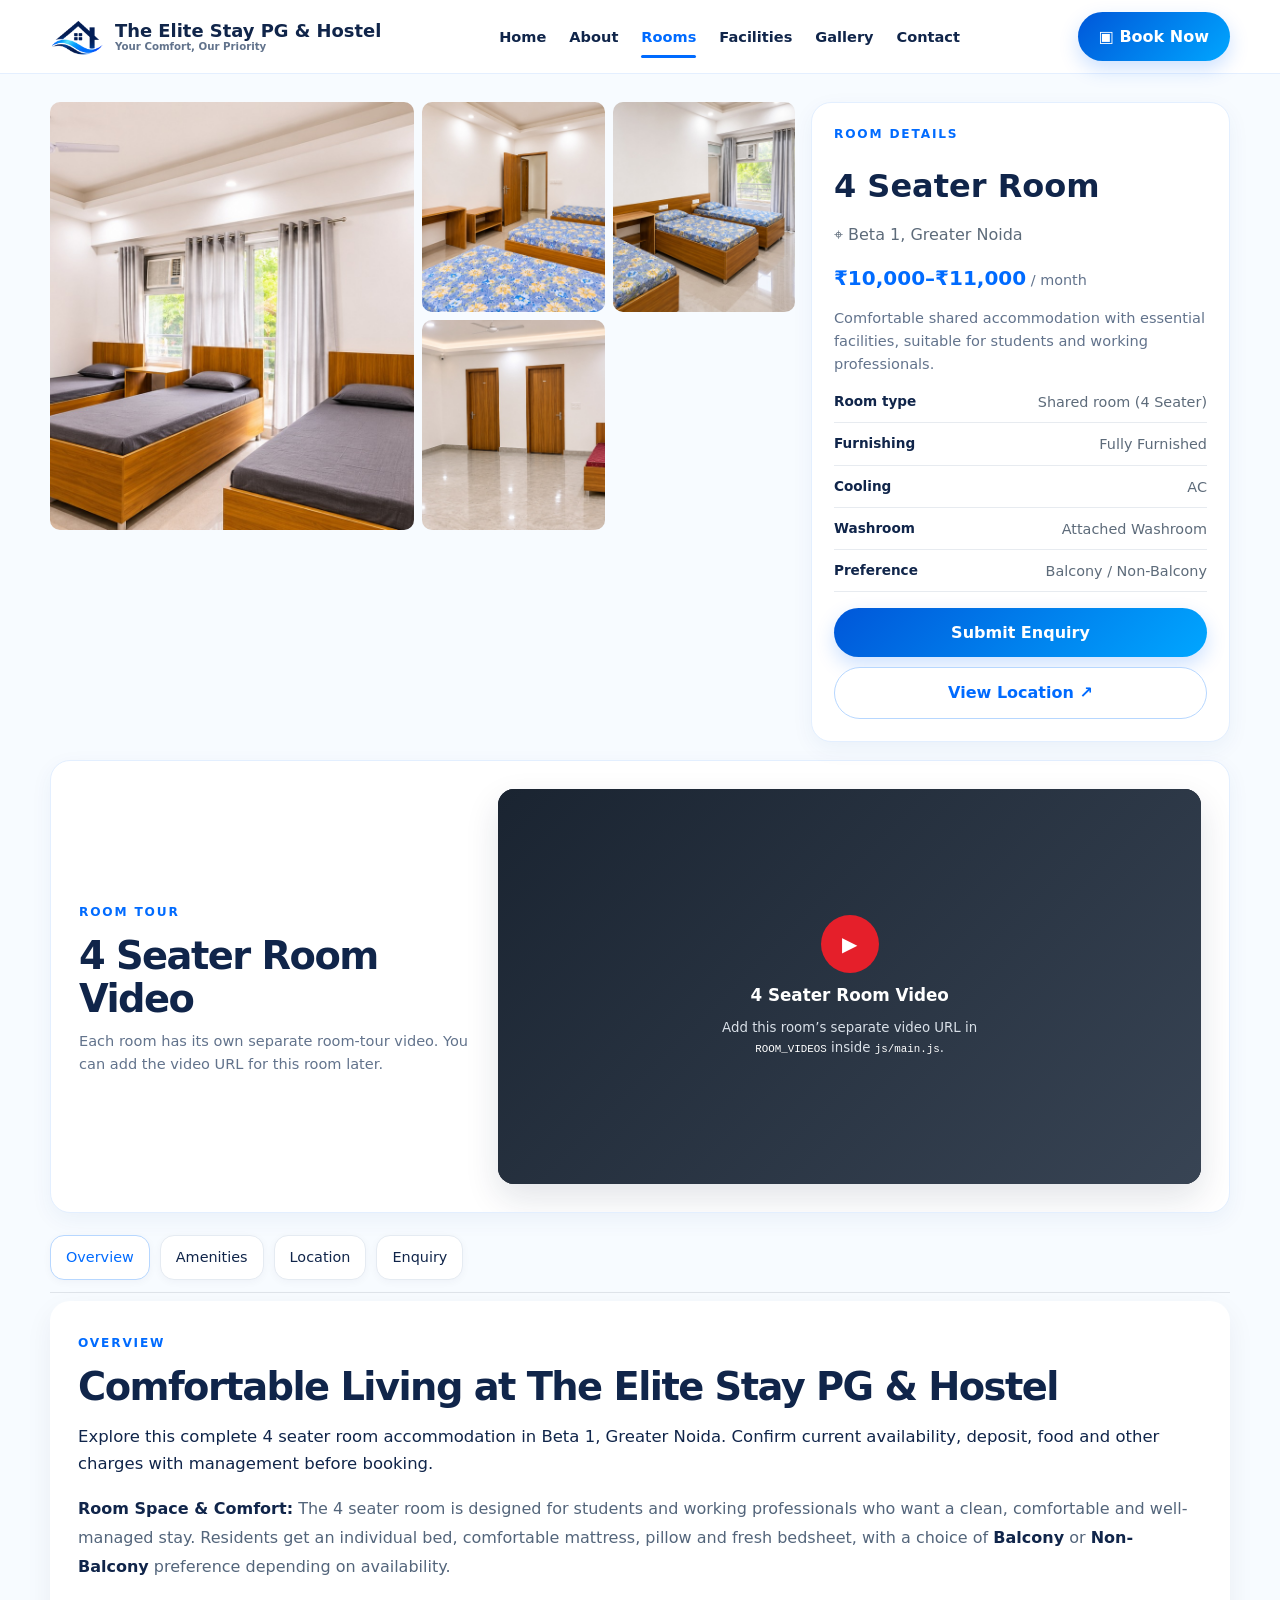
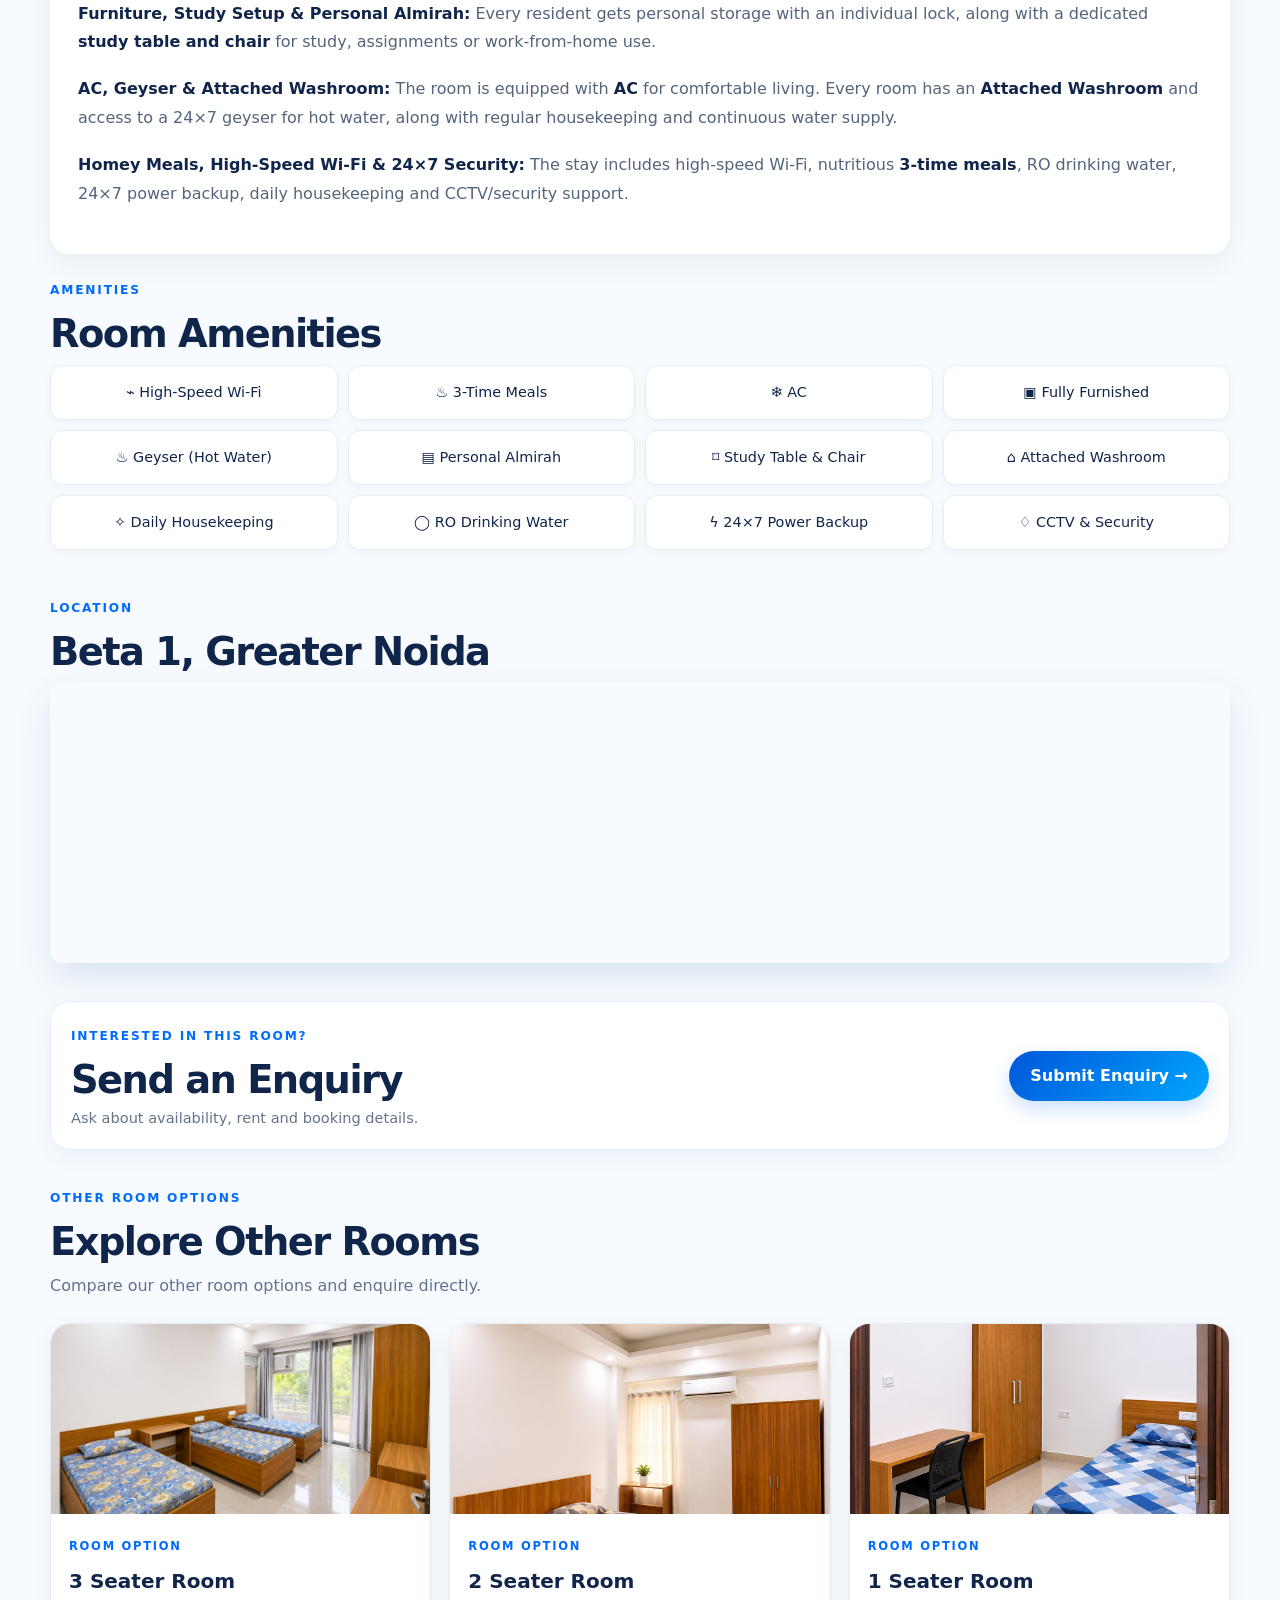
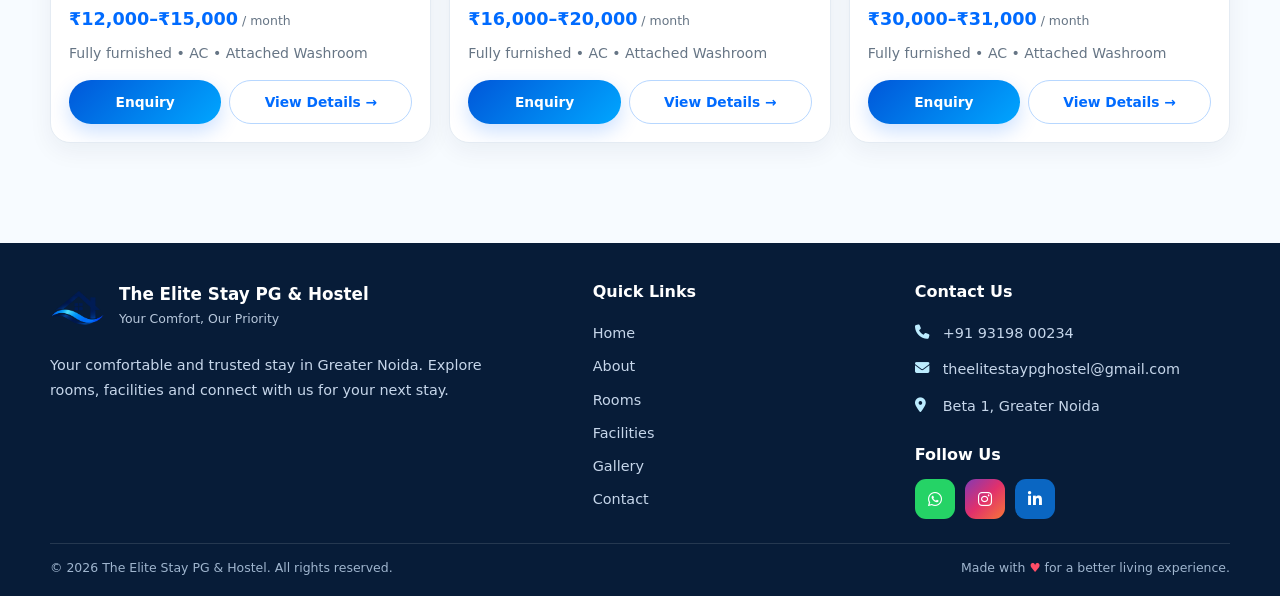
<file: property.html>
<!doctype html>
<html lang="en">
<head>
<meta charset="utf-8">
<meta name="viewport" content="width=device-width,initial-scale=1">
<meta name="description" content="Room details | The Elite Stay PG & Hostel">
<meta name="theme-color" content="#006bff">
<title>Room Details | The Elite Stay PG & Hostel</title>
<link rel="stylesheet" href="css/style.css">
<link rel="stylesheet" href="https://cdnjs.cloudflare.com/ajax/libs/font-awesome/6.5.2/css/all.min.css">
</head>
<body class="page-property">
<header class="topbar"><div class="container nav"><a class="brand" href="index.html"><img src="images/elite-stay-logo.png" alt="The Elite Stay PG & Hostel Logo" class="brand-logo"><span>The Elite Stay PG & Hostel<small>Your Comfort, Our Priority</small></span></a><button class="menu-toggle" aria-label="Toggle navigation" aria-expanded="false">☰</button><nav class="nav-links"><a href="index.html">Home</a><a href="about.html">About</a><a href="rooms.html" class="active">Rooms</a><a href="facilities.html">Facilities</a><a href="gallery.html">Gallery</a><a href="contact.html">Contact</a></nav><a class="btn nav-cta" href="https://docs.google.com/forms/d/e/1FAIpQLSdJS4FL_7Egk9JB6NDUkHLVC7mzzREMZd3Gk2sWOfkp1ZcB3Q/viewform">▣ Book Now</a></div></header>
<main data-property-page>
<section class="section property-detail-section"><div class="container">
<div class="property-top">
  <div class="property-media"><div class="property-gallery" data-property-gallery></div></div>
  <aside class="property-summary card"><span class="eyebrow">ROOM DETAILS</span><h1 data-property-title>Room Details</h1><div class="property-location">⌖ Beta 1, Greater Noida</div><div class="price property-price" data-property-price></div><p data-property-description></p><div class="property-meta"><div><strong>Room type</strong><span data-property-type></span></div><div><strong>Furnishing</strong><span data-property-furnishing></span></div><div><strong>Cooling</strong><span>AC</span></div><div><strong>Washroom</strong><span>Attached Washroom</span></div><div><strong>Preference</strong><span data-property-preference></span></div></div><button class="btn property-book" type="button" data-property-book>Submit Enquiry</button><a class="btn btn-outline property-map" href="https://www.google.com/maps/dir/?api=1&destination=28.4769706,77.5034043" target="_blank" rel="noopener">View Location ↗</a></aside>
</div>
<div class="property-video-card card"><div><span class="eyebrow">ROOM TOUR</span><h2 data-property-video-title>Room Video</h2><p class="muted">Each room has its own separate room-tour video. You can add the video URL for this room later.</p></div><div class="property-video" data-property-video></div></div>
<div class="property-tabs"><a href="#overview">Overview</a><a href="#amenities">Amenities</a><a href="#location">Location</a><a href="#enquiry">Enquiry</a></div>
<section id="overview" class="property-section property-overview-card"><span class="eyebrow">OVERVIEW</span><h2 data-property-overview-title>Comfortable Living at The Elite Stay PG & Hostel</h2><p data-property-overview-intro>Explore this accommodation option in Greater Noida. Confirm current availability, deposit, food and other charges with management before booking.</p><div class="property-overview-copy" data-property-overview-copy></div></section>
<section id="amenities" class="property-section"><span class="eyebrow">AMENITIES</span><h2>Room Amenities</h2><div class="property-amenities"><div>⌁ High-Speed Wi-Fi</div><div>♨ 3-Time Meals</div><div>❄ AC</div><div>▣ Fully Furnished</div><div>♨ Geyser (Hot Water)</div><div>▤ Personal Almirah</div><div>⌑ Study Table & Chair</div><div>⌂ Attached Washroom</div><div>✧ Daily Housekeeping</div><div>◯ RO Drinking Water</div><div>ϟ 24×7 Power Backup</div><div>♢ CCTV & Security</div></div></section>
<section id="location" class="property-section"><span class="eyebrow">LOCATION</span><h2>Beta 1, Greater Noida</h2><div class="map-frame"><iframe data-map title="The Elite Stay PG & Hostel location" src="https://maps.google.com/maps?q=28.4769706,77.5034043&z=17&output=embed" loading="lazy"></iframe></div></section>
<section id="enquiry" class="property-cta card"><div><span class="eyebrow">INTERESTED IN THIS ROOM?</span><h2>Send an Enquiry</h2><p class="muted">Ask about availability, rent and booking details.</p></div><button class="btn" type="button" data-property-book>Submit Enquiry →</button></section>
<section class="property-section property-other-rooms-section"><div class="section-head"><div><span class="eyebrow">OTHER ROOM OPTIONS</span><h2>Explore Other Rooms</h2><p class="muted">Compare our other room options and enquire directly.</p></div></div><div class="property-other-rooms-grid" data-other-rooms></div></section>
</div></section></main>
<footer class="footer elite-professional-footer">
  <div class="container">
    <div class="elite-footer-grid">
      <div class="elite-footer-column elite-footer-about">
        <div class="elite-footer-brand">
          <img src="images/elite-stay-logo.png" alt="The Elite Stay PG & Hostel Logo" class="elite-footer-logo">
          <div>
            <strong>The Elite Stay PG & Hostel</strong>
            <span>Your Comfort, Our Priority</span>
          </div>
        </div>
        <p>Your comfortable and trusted stay in Greater Noida. Explore rooms, facilities and connect with us for your next stay.</p>
      </div>

      <div class="elite-footer-column">
        <h3>Quick Links</h3>
        <div class="elite-footer-links">
          <a href="index.html">Home</a>
          <a href="about.html">About</a>
          <a href="rooms.html">Rooms</a>
          <a href="facilities.html">Facilities</a>
          <a href="gallery.html">Gallery</a>
          <a href="contact.html">Contact</a>
        </div>
      </div>

      <div class="elite-footer-column">
        <h3>Contact Us</h3>
        <div class="elite-footer-contact">
          <a href="tel:+919319800234"><i class="fa-solid fa-phone" aria-hidden="true"></i><span>+91 93198 00234</span></a>
          <a href="mailto:theelitestaypghostel@gmail.com"><i class="fa-solid fa-envelope" aria-hidden="true"></i><span>theelitestaypghostel@gmail.com</span></a>
          <a href="https://www.google.com/maps/search/?api=1&query=28.4769706,77.5034043" target="_blank" rel="noopener"><i class="fa-solid fa-location-dot" aria-hidden="true"></i><span>Beta 1, Greater Noida</span></a>
        </div>
        <h3 class="elite-footer-social-title">Follow Us</h3>
        <div class="footer-social-only" aria-label="Social links">
          <a href="https://wa.me/919319800234" target="_blank" rel="noopener" aria-label="WhatsApp The Elite Stay PG & Hostel" class="footer-social whatsapp"><i class="fa-brands fa-whatsapp" aria-hidden="true"></i></a>
          <a href="https://www.instagram.com/theelitestaypg/" target="_blank" rel="noopener" aria-label="Instagram The Elite Stay PG & Hostel" class="footer-social instagram"><i class="fa-brands fa-instagram" aria-hidden="true"></i></a>
          <a href="https://www.linkedin.com/in/the-elite-stay-g-b77493451/" target="_blank" rel="noopener" aria-label="LinkedIn The Elite Stay PG & Hostel" class="footer-social linkedin"><i class="fa-brands fa-linkedin-in" aria-hidden="true"></i></a>
        </div>
      </div>
    </div>
    <div class="footer-bottom elite-professional-bottom">
      <span>© 2026 The Elite Stay PG & Hostel. All rights reserved.</span>
      <span>Made with <span aria-hidden="true">♥</span> for a better living experience.</span>
    </div>
  </div>
</footer>
<script src="js/main.js"></script>
</body></html>
</file>
<file: css/style.css>
:root {
  --blue: #006bff;
  --blue2: #00a6ff;
  --navy: #063b8c;
  --ink: #10254a;
  --muted: #62738c;
  --pale: #eaf5ff;
  --bg: #f7fbff;
  --white: #fff;
  --footer: #071c38;
  --line: #dcecff;
  --shadow: 0 14px 35px rgba(10, 65, 135, .12);
  --radius: 20px
}

* {
  box-sizing: border-box
}

html {
  scroll-behavior: smooth;
  scroll-padding-top: 86px
}

body {
  margin: 0;
  background: var(--bg);
  color: var(--ink);
  font-family: Inter, ui-sans-serif, system-ui, -apple-system, "Segoe UI", sans-serif;
  line-height: 1.6
}

img {
  display: block;
  max-width: 100%;
  width: 100%;
  object-fit: cover
}

a {
  color: inherit;
  text-decoration: none
}

button,
input,
select,
textarea {
  font: inherit
}

button {
  cursor: pointer
}

.container {
  width: min(1180px, calc(100% - 36px));
  margin: auto
}

.section {
  padding: 66px 0
}

.section-sm {
  padding: 40px 0
}

.eyebrow {
  display: inline-block;
  color: var(--blue);
  font-size: .76rem;
  font-weight: 850;
  letter-spacing: .15em;
  text-transform: uppercase;
  margin-bottom: 6px
}

.section-head {
  display: flex;
  justify-content: space-between;
  align-items: end;
  gap: 20px;
  margin-bottom: 24px
}

.section-head h2,
.section h2 {
  font-size: clamp(1.7rem, 3vw, 2.5rem);
  line-height: 1.13;
  margin: 0 0 8px;
  letter-spacing: -.04em
}

.section-head p,
.muted {
  color: var(--muted);
  margin: 0
}

.btn {
  display: inline-flex;
  align-items: center;
  justify-content: center;
  gap: 9px;
  border: 0;
  border-radius: 999px;
  padding: 12px 21px;
  background: linear-gradient(135deg, #0057d9, #00a6ff);
  color: white;
  font-weight: 800;
  box-shadow: 0 8px 20px rgba(0, 107, 255, .2);
  transition: .2s transform, .2s box-shadow
}

.btn:hover {
  transform: translateY(-2px);
  box-shadow: 0 12px 25px rgba(0, 107, 255, .27)
}

.btn-outline {
  background: #fff;
  color: var(--blue);
  border: 1px solid #b7d7ff;
  box-shadow: none
}

.btn-light {
  background: white;
  color: var(--blue)
}

.text-link {
  color: var(--blue);
  font-weight: 800;
  white-space: nowrap
}

.topbar {
  background: rgba(255, 255, 255, .94);
  backdrop-filter: blur(14px);
  position: sticky;
  top: 0;
  z-index: 100;
  border-bottom: 1px solid #e4efff
}

.nav {
  min-height: 72px;
  display: flex;
  align-items: center;
  justify-content: space-between;
  gap: 20px
}

.brand {
  display: flex;
  align-items: center;
  gap: 10px;
  font-weight: 900;
  font-size: 1.12rem;
  line-height: 1.1
}

.brand-mark {
  width: 42px;
  height: 42px;
  display: grid;
  place-items: center;
  border-radius: 13px;
  background: linear-gradient(135deg, #006bff, #4cc7ff);
  color: white;
  font-size: 1.3rem
}

.brand small {
  display: block;
  font-size: .64rem;
  font-weight: 600;
  color: var(--muted);
  letter-spacing: 0
}

.nav-links {
  display: flex;
  align-items: center;
  gap: 23px;
  font-size: .91rem;
  font-weight: 700
}

.nav-links a {
  padding: 25px 0;
  position: relative
}

.nav-links a:hover,
.nav-links a.active {
  color: var(--blue)
}

.nav-links a.active:after {
  content: "";
  position: absolute;
  bottom: 15px;
  left: 0;
  right: 0;
  height: 3px;
  background: var(--blue);
  border-radius: 9px
}

.nav-cta {
  white-space: nowrap
}

.menu-toggle {
  display: none;
  border: 0;
  background: var(--pale);
  color: var(--blue);
  border-radius: 12px;
  padding: 9px 12px;
  font-size: 1.2rem
}

.hero {
  position: relative;
  isolation: isolate;
  overflow: hidden;
  color: white;
  background: linear-gradient(115deg, #063b8c 0%, #006bff 55%, #52bfff 100%)
}

.hero:before {
  content: "";
  position: absolute;
  inset: 0;
  background: linear-gradient(90deg, rgba(3, 35, 94, .94), rgba(0, 83, 198, .78) 43%, rgba(0, 92, 200, .12)), url('../images/PG Exterior.png') center/cover;
  z-index: -1
}

.hero-grid {
  min-height: 420px;
  display: grid;
  grid-template-columns: 1.02fr .98fr;
  align-items: center;
  gap: 25px;
  padding-top: 45px;
  padding-bottom: 54px
}

.hero h1 {
  font-size: clamp(2.6rem, 5.5vw, 4.6rem);
  line-height: .99;
  letter-spacing: -.055em;
  margin: 10px 0 18px
}

.hero h1 span {
  color: #8fe4ff
}

.hero p {
  max-width: 560px;
  color: #e7f4ff;
  font-size: 1.04rem
}

.hero-actions {
  display: flex;
  flex-wrap: wrap;
  gap: 12px;
  margin: 25px 0
}

.hero-points {
  display: flex;
  flex-wrap: wrap;
  gap: 18px;
  font-size: .83rem;
  color: #eef7ff
}

.hero-photo {
  height: 320px;
  border-radius: 28px;
  overflow: hidden;
  border: 1px solid rgba(255, 255, 255, .35);
  box-shadow: 0 25px 65px #001d4e55;
  transform: rotate(1deg)
}

.hero-photo img {
  height: 100%
}

.page-hero .hero-grid {
  min-height: 300px
}

.page-hero .hero-photo {
  height: 230px
}

.stats-wrap {
  margin-top: -28px;
  position: relative;
  z-index: 2
}

.stats {
  background: #fff;
  border: 1px solid #e6f0ff;
  border-radius: 20px;
  box-shadow: var(--shadow);
  display: grid;
  grid-template-columns: repeat(4, 1fr);
  padding: 19px
}

.stat {
  display: flex;
  align-items: center;
  justify-content: center;
  gap: 12px;
  border-right: 1px solid var(--line)
}

.stat:last-child {
  border: 0
}

.stat-icon {
  width: 46px;
  height: 46px;
  border-radius: 50%;
  display: grid;
  place-items: center;
  background: var(--pale);
  color: var(--blue);
  font-size: 1.35rem
}

.stat strong {
  display: block;
  font-size: 1.25rem;
  line-height: 1.1
}

.stat span {
  font-size: .78rem;
  color: var(--muted)
}

.grid {
  display: grid;
  gap: 20px
}

.rooms-grid {
  grid-template-columns: repeat(4, minmax(0, 1fr))
}

.three-grid {
  grid-template-columns: repeat(3, minmax(0, 1fr))
}

.four-grid {
  grid-template-columns: repeat(4, minmax(0, 1fr))
}

.two-grid {
  grid-template-columns: repeat(2, minmax(0, 1fr))
}

.card {
  background: #fff;
  border: 1px solid #e3efff;
  border-radius: var(--radius);
  overflow: hidden;
  box-shadow: 0 7px 22px rgba(14, 75, 145, .055);
  transition: transform .22s, box-shadow .22s
}

.card:hover {
  transform: translateY(-4px);
  box-shadow: var(--shadow)
}

.card-image {
  height: 190px;
  position: relative;
  overflow: hidden;
  background: var(--pale)
}

.card-image img {
  height: 100%;
  transition: transform .45s
}

.card:hover .card-image img {
  transform: scale(1.045)
}

.card-body {
  padding: 17px
}

.card h3 {
  margin: 0 0 6px;
  font-size: 1.08rem;
  line-height: 1.3
}

.card p {
  margin: 0;
  color: var(--muted);
  font-size: .91rem
}

.price {
  color: var(--blue);
  font-size: 1.25rem;
  font-weight: 900
}

.price small {
  font-size: .78rem;
  color: var(--muted);
  font-weight: 600
}

.features {
  display: flex;
  gap: 9px;
  flex-wrap: wrap;
  margin: 12px 0;
  color: var(--muted);
  font-size: .79rem
}

.feature-pills {
  display: flex;
  flex-wrap: wrap;
  gap: 9px
}

.pill {
  background: #edf6ff;
  border: 1px solid #d7eaff;
  color: #1759a8;
  border-radius: 999px;
  padding: 7px 12px;
  font-size: .82rem;
  font-weight: 750
}

.amenity {
  padding: 20px;
  text-align: center
}

.amenity-icon {
  width: 58px;
  height: 58px;
  margin: 0 auto 10px;
  border-radius: 50%;
  display: grid;
  place-items: center;
  background: var(--pale);
  color: var(--blue);
  font-size: 1.55rem
}

.amenity h3 {
  font-size: .97rem;
  margin: 0 0 5px
}

.amenity p {
  font-size: .83rem;
  color: var(--muted);
  margin: 0
}

.split {
  display: grid;
  grid-template-columns: 1fr 1fr;
  gap: 34px;
  align-items: center
}

.photo-collage {
  display: grid;
  grid-template-columns: 1.15fr .85fr;
  grid-template-rows: 180px 180px;
  gap: 12px
}

.photo-collage img {
  height: 100%;
  border-radius: 18px
}

.photo-collage img:first-child {
  grid-row: span 2
}

.check-list {
  padding: 0;
  list-style: none;
  margin: 18px 0
}

.check-list li {
  margin: 9px 0
}

.check-list li:before {
  content: "✓";
  display: inline-grid;
  place-items: center;
  width: 23px;
  height: 23px;
  border-radius: 50%;
  background: #d9edff;
  color: var(--blue);
  font-weight: 900;
  margin-right: 9px
}

.gallery-strip {
  display: grid;
  grid-template-columns: repeat(5, 1fr);
  gap: 12px
}

.gallery-strip img {
  height: 150px;
  border-radius: 15px;
  cursor: pointer
}

.resident-strip {
  display: grid;
  grid-template-columns: 1.15fr 1fr 1fr;
  gap: 12px
}

.resident-strip img {
  height: 220px;
  border-radius: 18px
}

.resident-strip img:first-child {
  height: 452px;
  grid-row: span 2
}

.food-grid {
  display: grid;
  grid-template-columns: repeat(3, 1fr);
  gap: 16px
}

.food-card {
  position: relative;
  height: 220px;
  border-radius: 18px;
  overflow: hidden;
  color: white
}

.food-card:after {
  content: "";
  position: absolute;
  inset: 35% 0 0;
  background: linear-gradient(transparent, rgba(0, 0, 0, .8))
}

.food-card img {
  height: 100%
}

.food-card strong {
  position: absolute;
  z-index: 1;
  left: 17px;
  bottom: 13px;
  font-size: 1.08rem
}

.testimonial {
  padding: 22px
}

.quote {
  font-size: 2rem;
  color: var(--blue);
  line-height: 1
}

.testimonial p {
  color: var(--muted);
  font-size: .92rem
}

.testimonial strong {
  display: block;
  margin-top: 12px
}

.map-frame {
  border: 0;
  width: 100%;
  height: 330px;
  border-radius: 20px;
  box-shadow: var(--shadow)
}

.location-card {
  padding: 28px;
  border-radius: 22px;
  background: linear-gradient(140deg, #e8f5ff, #fff);
  border: 1px solid var(--line)
}

.cta {
  background: linear-gradient(120deg, #0057d9, #008eff, #36c0ff);
  color: white;
  border-radius: 22px;
  padding: 32px;
  display: flex;
  align-items: center;
  justify-content: space-between;
  gap: 20px;
  overflow: hidden
}

.cta h2 {
  margin: 0 0 7px;
  font-size: clamp(1.5rem, 3vw, 2.1rem)
}

.cta p {
  margin: 0;
  color: #e8f6ff
}

.faq-list {
  display: grid;
  gap: 10px
}

.faq-item {
  background: #fff;
  border: 1px solid var(--line);
  border-radius: 13px;
  overflow: hidden
}

.faq-question {
  width: 100%;
  display: flex;
  justify-content: space-between;
  gap: 15px;
  text-align: left;
  background: #fff;
  border: 0;
  padding: 17px 19px;
  color: var(--ink);
  font-weight: 800
}

.faq-answer {
  padding: 0 19px 17px;
  color: var(--muted);
  display: none
}

.faq-item.open .faq-answer {
  display: block
}

.filters {
  display: flex;
  flex-wrap: wrap;
  gap: 9px;
  margin: 20px 0 28px
}

.filter-btn {
  border: 1px solid #d6e8ff;
  background: white;
  color: var(--ink);
  border-radius: 999px;
  padding: 9px 16px;
  font-weight: 750
}

.filter-btn.active,
.filter-btn:hover {
  background: var(--blue);
  color: white;
  border-color: var(--blue)
}

.gallery-grid {
  display: grid;
  grid-template-columns: repeat(3, 1fr);
  gap: 16px
}

.gallery-item {
  border-radius: 17px;
  overflow: hidden;
  position: relative;
  cursor: pointer;
  background: #dcecff;
  min-height: 220px
}

.gallery-item img {
  height: 260px;
  transition: transform .3s
}

.gallery-item:hover img {
  transform: scale(1.04)
}

.gallery-label {
  position: absolute;
  bottom: 0;
  left: 0;
  right: 0;
  color: white;
  padding: 28px 15px 13px;
  background: linear-gradient(transparent, rgba(0, 20, 55, .82));
  font-weight: 800
}

.form-card {
  background: #cfd6ec;
  padding: 28px;
  border-radius: 22px;
  border: 1px solid var(--line);
  box-shadow: var(--shadow)
}

.form-grid {
  display: grid;
  grid-template-columns: 1fr 1fr;
  gap: 15px
}

.field {
  display: flex;
  flex-direction: column;
  gap: 6px
}

.field.full {
  grid-column: 1/-1
}

.field label {
  font-weight: 750;
  font-size: .86rem
}

.field input,
.field select,
.field textarea {
  width: 100%;
  border: 1px solid #d7e5f5;
  border-radius: 12px;
  padding: 12px 13px;
  background: #fbfdff;
  color: var(--ink);
  outline: none
}

.field input:focus,
.field select:focus,
.field textarea:focus {
  border-color: var(--blue);
  box-shadow: 0 0 0 3px #006bff18
}

.field textarea {
  min-height: 120px;
  resize: vertical
}

.form-actions {
  display: flex;
  flex-wrap: wrap;
  gap: 10px;
  margin-top: 17px
}

.notice {
  padding: 12px 14px;
  border-radius: 12px;
  background: #fff5d9;
  color: #7b4a00;
  font-size: .88rem;
  margin-top: 14px;
  display: none
}

.landmark-grid {
  display: grid;
  grid-template-columns: repeat(4, 1fr);
  gap: 14px
}

.landmark {
  background: #fff;
  border: 1px solid var(--line);
  border-radius: 16px;
  overflow: hidden
}

.landmark img {
  height: 120px
}

.landmark div {
  padding: 12px;
  font-weight: 800;
  font-size: .9rem
}

.footer {
  background: var(--footer);
  color: #eaf4ff;
  padding: 48px 0 20px;
  margin-top: 0
}

.footer-grid {
  display: grid;
  grid-template-columns: 1.4fr 1fr 1fr 1fr;
  gap: 28px
}

.footer .brand small {
  color: #b7cce6
}

.footer p,
.footer a {
  font-size: .88rem;
  color: #c6d6ea
}

.footer h3 {
  font-size: 1rem;
  margin: 0 0 12px;
  color: white
}

.footer-links {
  display: grid;
  gap: 7px
}

.footer a:hover {
  color: white
}

.footer-bottom {
  border-top: 1px solid #ffffff24;
  margin-top: 28px;
  padding-top: 18px;
  display: flex;
  justify-content: space-between;
  gap: 15px;
  font-size: .78rem;
  color: #a9bdd8
}

.socials {
  display: flex;
  gap: 9px
}

.socials a {
  display: grid;
  place-items: center;
  background: #123e70;
  width: 34px;
  height: 34px;
  border-radius: 50%;
  color: white
}

.modal-backdrop {
  position: fixed;
  inset: 0;
  background: #061a35bb;
  display: none;
  align-items: center;
  justify-content: center;
  padding: 20px;
  z-index: 200
}

.modal-backdrop.show {
  display: flex
}

.modal {
  background: white;
  border-radius: 20px;
  max-width: 620px;
  width: 100%;
  max-height: 90vh;
  overflow: auto;
  box-shadow: 0 30px 90px #001b3c66
}

.modal img {
  height: 250px
}

.modal-content {
  padding: 24px
}

.modal-close {
  float: right;
  border: 0;
  background: #eaf5ff;
  color: var(--blue);
  width: 38px;
  height: 38px;
  border-radius: 50%;
  font-size: 1.2rem
}

.lightbox .modal {
  max-width: 900px;
  background: #061a35;
  color: white
}

.lightbox .modal img {
  height: min(68vh, 650px);
  object-fit: contain;
  background: #061a35
}




/* Room details modal: reliable scrolling on desktop and mobile */
body.modal-open {
  overflow: hidden !important;
  overscroll-behavior: none;
}

#roomModal {
  overflow-y: auto;
  overflow-x: hidden;
  -webkit-overflow-scrolling: touch;
  overscroll-behavior-y: contain;
  align-items: center;
  justify-content: center;
}

#roomModal .modal {
  width: min(100%, 620px);
  max-height: calc(100vh - 40px);
  max-height: calc(100dvh - 40px);
  margin: auto;
  overflow-y: auto;
  overflow-x: hidden;
  -webkit-overflow-scrolling: touch;
  overscroll-behavior-y: contain;
}

#roomModal .modal>img[data-modal-image] {
  width: 100%;
  height: clamp(180px, 32vh, 250px);
  object-fit: cover;
}

#roomModal .modal-content {
  max-height: none;
  overflow: visible;
  padding: 24px;
}

#roomModal .modal-close {
  position: sticky;
  top: 8px;
  float: right;
  z-index: 5;
  margin: 8px 8px -46px 0;
}

@media (max-width: 768px) {
  #roomModal {
    padding: 12px;
    align-items: center;
  }

  #roomModal .modal {
    width: 100%;
    max-height: calc(100vh - 24px);
    max-height: calc(100dvh - 24px);
    border-radius: 18px;
  }

  #roomModal .modal>img[data-modal-image] {
    height: 30vh;
    height: 30dvh;
    min-height: 150px;
    max-height: 230px;
  }

  #roomModal .modal-content {
    padding: 20px;
  }
}


.lightbox-caption {
  padding: 12px 20px;
  display: flex;
  justify-content: space-between;
  align-items: center
}

.back-top {
  position: fixed;
  right: 20px;
  bottom: 20px;
  width: 45px;
  height: 45px;
  border: 0;
  border-radius: 50%;
  background: var(--blue);
  color: white;
  font-size: 1.2rem;
  box-shadow: var(--shadow);
  display: none;
  z-index: 80
}

.back-top.show {
  display: block
}

.badge-demo {
  display: inline-block;
  background: #fff1d6;
  color: #875500;
  border-radius: 7px;
  padding: 3px 7px;
  font-size: .7rem;
  font-weight: 800
}

.empty-state {
  grid-column: 1/-1;
  padding: 30px;
  text-align: center;
  color: var(--muted)
}

@media(max-width:980px) {
  .nav-links {
    gap: 13px
  }

  .rooms-grid,
  .four-grid {
    grid-template-columns: repeat(2, minmax(0, 1fr))
  }

  .hero-grid {
    grid-template-columns: 1fr 1fr
  }

  .gallery-strip {
    grid-template-columns: repeat(3, 1fr)
  }

  .gallery-strip img:nth-child(n+4) {
    display: none
  }

  .landmark-grid {
    grid-template-columns: repeat(2, 1fr)
  }

  .footer-grid {
    grid-template-columns: repeat(2, 1fr)
  }

  .resident-strip img {
    height: 180px
  }

  .resident-strip img:first-child {
    height: 372px
  }
}

@media(max-width:760px) {
  .container {
    width: min(100% - 28px, 1180px)
  }

  .section {
    padding: 48px 0
  }

  .section-head {
    align-items: start;
    flex-direction: column;
    gap: 10px
  }

  .menu-toggle {
    display: block
  }

  .nav {
    min-height: 66px;
    flex-wrap: wrap
  }

  .nav-cta {
    display: none
  }

  .nav-links {
    display: none;
    order: 3;
    width: 100%;
    padding: 5px 0 16px;
    flex-direction: column;
    align-items: stretch;
    gap: 0
  }

  .nav-links.open {
    display: flex
  }

  .nav-links a {
    padding: 11px 12px;
    border-radius: 9px
  }

  .nav-links a.active:after {
    display: none
  }

  .nav-links a.active {
    background: var(--pale)
  }

  .hero-grid {
    grid-template-columns: 1fr;
    min-height: unset;
    padding: 55px 0 70px
  }

  .hero-photo {
    height: 240px;
    transform: none
  }

  .hero h1 {
    font-size: clamp(2.6rem, 12vw, 4rem)
  }

  .page-hero .hero-grid {
    min-height: unset
  }

  .page-hero .hero-photo {
    height: 220px
  }

  .stats {
    grid-template-columns: repeat(2, 1fr);
    gap: 15px;
    padding: 17px
  }

  .stat {
    justify-content: flex-start;
    border: 0;
    padding: 5px
  }

  .split {
    grid-template-columns: 1fr
  }

  .photo-collage {
    grid-template-rows: 150px 150px
  }

  .rooms-grid,
  .three-grid,
  .four-grid,
  .two-grid,
  .food-grid,
  .gallery-grid {
    grid-template-columns: repeat(2, minmax(0, 1fr))
  }

  .resident-strip {
    grid-template-columns: 1fr 1fr
  }

  .resident-strip img:first-child {
    grid-row: auto;
    height: 200px
  }

  .resident-strip img {
    height: 200px
  }

  .gallery-strip {
    grid-template-columns: repeat(2, 1fr)
  }

  .gallery-strip img {
    height: 130px
  }

  .gallery-strip img:nth-child(n+3) {
    display: none
  }

  .card-image {
    height: 160px
  }

  .cta {
    align-items: flex-start;
    flex-direction: column;
    padding: 25px
  }

  .form-grid {
    grid-template-columns: 1fr
  }

  .field.full {
    grid-column: auto
  }

  .footer-grid {
    grid-template-columns: 1fr 1fr
  }

  .map-frame {
    height: 270px
  }
}

@media(max-width:480px) {

  .rooms-grid,
  .three-grid,
  .four-grid,
  .two-grid,
  .food-grid,
  .gallery-grid {
    grid-template-columns: 1fr
  }

  .card-image {
    height: 210px
  }

  .hero-points {
    gap: 10px
  }

  .hero-photo {
    height: 205px
  }

  .stats {
    gap: 6px;
    padding: 12px
  }

  .stat-icon {
    width: 38px;
    height: 38px;
    font-size: 1.1rem
  }

  .stat strong {
    font-size: 1.05rem
  }

  .stat span {
    font-size: .7rem
  }

  .gallery-strip {
    grid-template-columns: 1fr 1fr
  }

  .gallery-strip img {
    height: 110px
  }

  .resident-strip {
    grid-template-columns: 1fr 1fr
  }

  .resident-strip img {
    height: 150px
  }

  .resident-strip img:first-child {
    height: 150px
  }

  .landmark-grid {
    grid-template-columns: 1fr 1fr
  }

  .landmark img {
    height: 95px
  }

  .footer-grid {
    grid-template-columns: 1fr
  }

  .footer-bottom {
    flex-direction: column
  }

  .form-card {
    padding: 19px
  }

  .form-actions .btn {
    width: 100%
  }

  .hero-actions .btn {
    flex: 1
  }

  .section-head h2,
  .section h2 {
    font-size: 1.8rem
  }
}


/* --- Page-specific visual identities: one shared brand, six distinct page banners --- */
.page-home .hero:before {
  background: linear-gradient(105deg, rgba(3, 35, 94, .96), rgba(0, 83, 198, .77) 47%, rgba(0, 92, 200, .1)),
    url('../images/outdoor view.png') center/cover;
}

.page-home .hero-grid {
  min-height: 450px
}

.page-home .hero-photo {
  border-radius: 38px 12px 38px 12px;
  transform: rotate(1.2deg)
}

.page-about .hero:before {
  background: linear-gradient(100deg, rgba(4, 40, 102, .96), rgba(0, 111, 220, .72) 57%, rgba(39, 184, 255, .25)),
    url('../images/outdoor view.png') center/cover;
}

.page-about .hero-grid {
  grid-template-columns: .88fr 1.12fr
}

.page-about .hero h1 {
  max-width: 530px
}

.page-about .hero-photo {
  height: 265px;
  border-radius: 50% 18px 18px 18px;
  transform: none;
  border: 5px solid #ffffff55
}

.page-rooms .hero:before {
  background: linear-gradient(90deg, #052b69 0%, rgba(0, 80, 178, .95) 36%, rgba(0, 95, 190, .18) 100%),
    url('../images/Two Seater.jpeg') center/cover;
}

.page-rooms .hero-grid {
  grid-template-columns: .75fr 1.25fr
}

.page-rooms .hero-photo {
  height: 330px;
  border-radius: 18px 70px 18px 18px;
  transform: none
}

.page-rooms .hero h1 {
  font-size: clamp(2.5rem, 4.8vw, 4rem)
}

.page-facilities .hero:before {
  background: linear-gradient(120deg, rgba(3, 47, 105, .94), rgba(0, 121, 225, .7) 55%, rgba(0, 166, 255, .2)),
    url('../images/Office area.jpeg') center/cover;
}

.page-facilities .hero-grid {
  grid-template-columns: 1fr 1fr;
  min-height: 345px
}

.page-facilities .hero-photo {
  height: 245px;
  border-radius: 50% 50% 18px 18px;
  transform: rotate(-1deg)
}

.page-gallery .hero:before {
  background: linear-gradient(100deg, rgba(2, 34, 84, .93), rgba(0, 89, 200, .72) 45%, rgba(0, 166, 255, .12)),
    url('../images/Office area.jpeg') center/cover;
}

.page-gallery .hero-grid {
  grid-template-columns: 1fr .82fr
}

.page-gallery .hero-photo {
  height: 260px;
  border-radius: 24px;
  transform: rotate(2deg);
  box-shadow: 18px 18px 0 rgba(143, 228, 255, .22)
}

.page-contact .hero:before {
  background: linear-gradient(115deg, rgba(3, 35, 94, .97), rgba(0, 90, 195, .82) 50%, rgba(0, 166, 255, .18)),
    url('../images/Office area.jpeg') center/cover;
}

.page-contact .hero-grid {
  grid-template-columns: 1.1fr .9fr;
  min-height: 315px
}

.page-contact .hero-photo {
  height: 220px;
  border-radius: 18px;
  transform: none;
  box-shadow: 0 0 0 8px rgba(255, 255, 255, .1)
}

.page-contact .hero h1 {
  font-size: clamp(2.4rem, 4.8vw, 3.8rem)
}

/* Floating WhatsApp action, inspired by the reference screenshot */

.floating-whatsapp {
  position: fixed;
  right: 20px;
  bottom: 75px;
  z-index: 150;

  display: flex;
  align-items: center;
  justify-content: center;
  gap: 8px;

  min-width: auto;
  padding: 9px 15px;
  border: 1px solid #b7d7ff;
  border-radius: 999px;

  background: linear-gradient(135deg, #006bff, #00a6ff);
  color: #ffffff;

  font-size: 14px;
  font-weight: 700;

  box-shadow: 0 6px 20px rgba(0, 107, 255, 0.22);
  transition: transform .2s, box-shadow .2s;
}

.floating-whatsapp:hover {
  transform: translateY(-3px);
  box-shadow: 0 10px 25px rgba(0, 107, 255, 0.3);
}



.whatsapp-mark {
  width: 25px;
  height: 25px;
  display: grid;
  place-items: center;
  background: #ffffff;
  color: #006bff;
  border-radius: 50%;
  font-size: 19px;
  flex-shrink: 0;
}



@media (max-width: 760px) {
  .floating-whatsapp {
    right: 12px;
    bottom: 65px;
    padding: 8px 12px;
    font-size: 13px;
    gap: 7px;
  }

  .whatsapp-mark {
    width: 23px;
    height: 23px;
    font-size: 14px;
  }
}


.whatsapp-mark:before {
  content: "";
  position: absolute
}

@media(max-width:760px) {

  .page-about .hero-grid,
  .page-rooms .hero-grid,
  .page-facilities .hero-grid,
  .page-gallery .hero-grid,
  .page-contact .hero-grid {
    grid-template-columns: 1fr
  }

  .page-about .hero-photo,
  .page-rooms .hero-photo,
  .page-facilities .hero-photo,
  .page-gallery .hero-photo,
  .page-contact .hero-photo {
    height: 210px;
    max-width: 100%
  }

  .floating-whatsapp {
    right: 12px;
    bottom: 14px;
    min-width: 0;
    padding: 9px 15px;
    font-size: .96rem;
    gap: 8px
  }

  .whatsapp-mark {
    width: 31px;
    height: 31px;
    font-size: 1.2rem
  }
}

@media(max-width:380px) {
  .floating-whatsapp {
    right: 9px;
    bottom: 10px;
    padding: 8px 12px
  }

  .floating-whatsapp span:last-child {
    font-size: .9rem
  }
}


/* About page: expanded PG information sections */
.page-about .about-info-card {
  padding: 26px;
  display: flex;
  flex-direction: column;
  align-items: flex-start;
  min-height: 260px
}

.page-about .about-info-icon {
  width: 54px;
  height: 54px;
  border-radius: 17px;
  display: grid;
  place-items: center;
  background: linear-gradient(135deg, #e2f4ff, #b8ddff);
  font-size: 1.65rem;
  margin-bottom: 16px
}

.page-about .about-info-card p,
.page-about .about-steps p {
  color: var(--muted, #5b6780);
  line-height: 1.7
}

.page-about .about-info-card .text-link {
  margin-top: auto;
  padding-top: 10px
}

.page-about .about-experience-photo {
  position: relative;
  min-height: 370px
}

.page-about .about-experience-photo img {
  width: 100%;
  height: 100%;
  min-height: 370px;
  object-fit: cover;
  border-radius: 24px 8px 24px 8px
}

.page-about .photo-note {
  position: absolute;
  left: 14px;
  right: 14px;
  bottom: 14px;
  padding: 11px 14px;
  border-radius: 12px;
  background: #062b61dd;
  color: #fff;
  font-size: .82rem
}

.page-about .about-check-list,
.page-about .about-nearby-list {
  display: grid;
  gap: 16px;
  margin: 24px 0
}

.page-about .about-check-list>div,
.page-about .about-nearby-list>div {
  display: flex;
  gap: 12px;
  align-items: flex-start
}

.page-about .about-check-list>div>span {
  flex: 0 0 28px;
  height: 28px;
  border-radius: 50%;
  display: grid;
  place-items: center;
  background: #e1f3ff;
  color: #006bff;
  font-weight: 900
}

.page-about .about-nearby-list>div>span {
  flex: 0 0 36px;
  height: 36px;
  border-radius: 12px;
  display: grid;
  place-items: center;
  background: #e1f3ff;
  color: #006bff;
  font-size: 1.1rem
}

.page-about .about-check-list strong,
.page-about .about-nearby-list strong {
  display: block;
  margin-bottom: 3px
}

.page-about .about-check-list p,
.page-about .about-nearby-list p {
  margin: 0;
  color: var(--muted, #5b6780);
  line-height: 1.6
}

.page-about .about-steps .card {
  padding: 23px;
  position: relative;
  overflow: hidden
}

.page-about .step-number {
  display: inline-flex;
  align-items: center;
  justify-content: center;
  width: 48px;
  height: 48px;
  border-radius: 15px;
  background: linear-gradient(135deg, #007cff, #50c5ff);
  color: #fff;
  font-size: 1.1rem;
  font-weight: 900;
  margin-bottom: 16px;
  box-shadow: 0 8px 20px #007cff30
}

.page-about .about-map-art {
  position: relative;
  min-height: 330px;
  overflow: hidden;
  border-radius: 24px;
  background-color: #e6f2f7;
  background-image: linear-gradient(35deg, transparent 45%, #fff 46%, #fff 49%, transparent 50%), linear-gradient(120deg, transparent 38%, #fff 39%, #fff 42%, transparent 43%), linear-gradient(90deg, transparent 65%, #d2e5e8 66%, #d2e5e8 70%, transparent 71%);
  background-size: 160px 130px, 190px 150px, 100% 100%;
  display: flex;
  flex-direction: column;
  align-items: center;
  justify-content: center;
  gap: 8px;
  text-align: center;
  padding: 24px
}

.page-about .about-map-art:before,
.page-about .about-map-art:after {
  content: "";
  position: absolute;
  width: 150%;
  height: 22px;
  background: #b9e2f7;
  transform: rotate(-25deg);
  left: -20%;
  top: 30%;
  border: 5px solid #fff
}

.page-about .about-map-art:after {
  top: 70%;
  transform: rotate(28deg);
  background: #c6e8ce
}

.page-about .about-map-art>* {
  position: relative;
  z-index: 1
}

.page-about .about-map-art strong {
  font-size: 1.55rem;
  color: #082c62;
  background: #ffffffdc;
  padding: 7px 14px;
  border-radius: 10px
}

.page-about .about-map-art span,
.page-about .about-map-art small {
  background: #ffffffd9;
  padding: 5px 10px;
  border-radius: 8px;
  color: #24405f
}

.page-about .map-pin {
  width: 55px;
  height: 55px;
  border-radius: 50% 50% 50% 8px;
  transform: rotate(-45deg);
  display: grid;
  place-items: center;
  background: #006bff;
  color: white;
  font-size: 1.8rem;
  box-shadow: 0 8px 18px #006bff55
}

.page-about .map-pin::first-letter {
  transform: rotate(45deg)
}

.page-about .about-faq-grid {
  display: grid;
  grid-template-columns: 1fr 1fr;
  gap: 12px
}

.page-about .about-faq-item {
  border: 1px solid #dce9f8;
  border-radius: 14px;
  padding: 18px 20px;
  background: #fff;
  box-shadow: 0 7px 20px #123c6810
}

.page-about .about-faq-item summary {
  font-weight: 800;
  color: #09295c;
  cursor: pointer;
  list-style: none;
  position: relative;
  padding-right: 24px
}

.page-about .about-faq-item summary::-webkit-details-marker {
  display: none
}

.page-about .about-faq-item summary:after {
  content: "+";
  position: absolute;
  right: 0;
  top: -3px;
  color: #0076ff;
  font-size: 1.35rem
}

.page-about .about-faq-item[open] summary:after {
  content: "−"
}

.page-about .about-faq-item p {
  margin: 12px 0 0;
  color: var(--muted, #5b6780);
  line-height: 1.65
}

@media(max-width:900px) {
  .page-about .about-faq-grid {
    grid-template-columns: 1fr
  }

  .page-about .about-experience-photo,
  .page-about .about-experience-photo img {
    min-height: 280px
  }
}

@media(max-width:600px) {
  .page-about .about-info-card {
    min-height: 0;
    padding: 22px
  }

  .page-about .about-map-art {
    min-height: 250px
  }

  .page-about .about-steps .card {
    padding: 19px
  }

  .page-about .about-faq-item {
    padding: 15px
  }
}






/* Fix hero buttons on small screens */
@media (max-width: 480px) {
  .hero .hero-actions {
    display: flex;
    flex-wrap: wrap;
    gap: 10px;
  }

  .hero .hero-actions .btn {
    flex: 1 1 140px;
    min-width: 0;
    padding: 12px 16px;
    font-size: 15px;
    line-height: 1.4;
    border-radius: 30px;
    text-align: center;
  }
}



/* Mobile WhatsApp button: icon upar, text neeche */
@media (max-width: 768px) {
  .whatsapp-float {
    display: flex;
    flex-direction: column;
    align-items: center;
    justify-content: center;
    gap: 5px;
    padding: 10px 14px;
    min-width: 78px;
    min-height: 78px;
    border-radius: 18px;
  }

  .whatsapp-mark {
    margin: 0;
    display: flex;
    align-items: center;
    justify-content: center;
  }

  .whatsapp-float i {
    font-size: 27px;
  }
}

.brand-logo {
  width: 55px;
  height: 55px;
  object-fit: contain;
  display: block;
  flex-shrink: 0;
}

.brand-logo {
  width: 55px;
  height: 55px;
  object-fit: contain;
  display: block;
  flex-shrink: 0;
  background: transparent;
}

.brand-mark {
  display: none;
}



/* =========================================================
   MOBILE APP-LIKE RESPONSIVE LAYER
   Desktop styles above remain unchanged.
   ========================================================= */
@media (max-width: 600px) {
  html {
    width: 100%;
    overflow-x: hidden;
    scroll-padding-top: 72px;
  }

  body {
    width: 100%;
    max-width: 100%;
    overflow-x: hidden;
    -webkit-text-size-adjust: 100%;
  }

  .container {
    width: calc(100% - 20px);
    max-width: 100%;
  }

  .topbar {
    position: sticky;
    top: 0;
  }

  .nav {
    min-height: 62px;
    gap: 8px;
    flex-wrap: nowrap;
  }

  .brand {
    min-width: 0;
    flex: 1 1 auto;
    gap: 8px;
    font-size: .86rem;
    line-height: 1.05;
  }

  .brand-logo {
    width: 42px;
    height: 42px;
    flex: 0 0 42px;
  }

  .brand-mark {
    width: 38px;
    height: 38px;
    border-radius: 11px;
    flex: 0 0 38px;
  }

  .brand small {
    font-size: .54rem;
    line-height: 1.2;
    margin-top: 2px;
  }

  .menu-toggle {
    flex: 0 0 auto;
    width: 44px;
    height: 44px;
    padding: 0;
    border-radius: 12px;
  }

  .nav-links {
    position: absolute;
    left: 10px;
    right: 10px;
    top: 62px;
    width: auto;
    padding: 8px;
    background: rgba(255, 255, 255, .98);
    border: 1px solid #e4efff;
    border-radius: 16px;
    box-shadow: 0 14px 35px rgba(10, 65, 135, .16);
  }

  .nav-links a {
    min-height: 46px;
    display: flex;
    align-items: center;
    padding: 11px 13px;
    font-size: .95rem;
  }

  .section {
    padding: 38px 0;
  }

  .hero-grid {
    padding: 38px 0 48px;
    gap: 24px;
  }

  .hero h1 {
    font-size: clamp(2.05rem, 11vw, 3.2rem);
    line-height: 1.05;
    word-break: normal;
  }

  .hero p {
    font-size: .96rem;
  }

  .hero-actions {
    width: 100%;
  }

  .hero .hero-actions .btn,
  .hero-actions .btn {
    min-height: 48px;
  }

  .card,
  .location-card,
  .form-card,
  .cta,
  .stats {
    border-radius: 18px;
  }

  .rooms-grid,
  .three-grid,
  .four-grid,
  .two-grid,
  .food-grid,
  .gallery-grid,
  .footer-grid,
  .landmark-grid {
    grid-template-columns: 1fr;
  }

  .card-image {
    height: 210px;
  }

  .photo-collage {
    grid-template-columns: 1fr 1fr;
    grid-template-rows: 130px 130px;
  }

  .split,
  .hero-grid,
  .form-grid {
    grid-template-columns: 1fr;
  }

  .stats {
    grid-template-columns: 1fr 1fr;
    gap: 8px;
    padding: 12px;
  }

  .stat {
    min-width: 0;
  }

  .stat strong,
  .stat span {
    overflow-wrap: anywhere;
  }

  .section-head h2,
  .section h2 {
    font-size: 1.75rem;
  }

  .btn,
  .btn-outline,
  .btn-light {
    min-height: 46px;
  }

  .cta {
    padding: 22px;
  }

  .cta .btn {
    width: 100%;
  }

  .map-frame {
    width: 100%;
    height: 240px;
    border-radius: 16px;
  }

  input,
  select,
  textarea {
    width: 100%;
    max-width: 100%;
    font-size: 16px;
  }

  textarea {
    min-height: 120px;
  }

  .footer-grid {
    gap: 24px;
  }

  .footer-bottom {
    flex-direction: column;
    align-items: flex-start;
    gap: 8px;
  }

  .floating-whatsapp,
  .whatsapp-float {
    max-width: calc(100vw - 20px);
  }

  #roomModal {
    padding: 8px;
  }

  #roomModal .modal {
    width: 100%;
    max-width: 100%;
    max-height: calc(100dvh - 16px);
    border-radius: 18px;
  }

  #roomModal .modal-content {
    padding: 17px;
  }

  .lightbox {
    padding: 10px;
  }

  .lightbox img {
    max-height: 72dvh;
  }
}

@media (max-width: 380px) {
  .container {
    width: calc(100% - 16px);
  }

  .brand {
    font-size: .78rem;
  }

  .brand-logo {
    width: 38px;
    height: 38px;
    flex-basis: 38px;
  }

  .brand small {
    display: none;
  }

  .stats {
    grid-template-columns: 1fr;
  }

  .hero .hero-actions .btn {
    flex-basis: 100%;
  }
}

/* =========================================================
   FINAL MOBILE APP EXPERIENCE
   Desktop/Web styles are intentionally untouched.
   This layer applies only to phone screens.
   ========================================================= */
@media (max-width: 767px) {

  html,
  body {
    width: 100%;
    max-width: 100%;
    overflow-x: hidden !important;
  }

  body {
    padding-bottom: 76px;
    -webkit-tap-highlight-color: transparent;
  }

  .container {
    width: calc(100% - 20px) !important;
    max-width: none;
    margin-left: auto;
    margin-right: auto;
  }

  /* Compact app header */
  .topbar {
    position: sticky !important;
    top: 0;
    width: 100%;
    z-index: 1000;
    background: rgba(255, 255, 255, .97);
    backdrop-filter: blur(18px);
    -webkit-backdrop-filter: blur(18px);
    box-shadow: 0 2px 16px rgba(10, 65, 135, .08);
  }

  .nav {
    width: 100% !important;
    min-height: 60px;
    padding: 6px 0;
    gap: 8px;
    flex-wrap: nowrap !important;
  }

  .brand {
    min-width: 0;
    flex: 1 1 auto;
    gap: 8px;
    font-size: .88rem;
    line-height: 1.08;
  }

  .brand-logo {
    width: 42px !important;
    height: 42px !important;
    flex: 0 0 42px;
    object-fit: contain;
  }

  .brand>span {
    min-width: 0;
    display: block;
    overflow: hidden;
    text-overflow: ellipsis;
  }

  .brand small {
    font-size: .55rem;
    margin-top: 3px;
    white-space: nowrap;
  }

  .menu-toggle,
  .nav-cta,
  .nav-links {
    display: none !important;
  }

  /* App-style bottom navigation */
  .mobile-app-nav {
    position: fixed;
    left: 0;
    right: 0;
    bottom: 0;
    z-index: 2000;
    display: grid;
    grid-template-columns: repeat(6, 1fr);
    min-height: 68px;
    padding: 6px 7px calc(6px + env(safe-area-inset-bottom));
    background: rgba(255, 255, 255, .98);
    border-top: 1px solid #dcecff;
    box-shadow: 0 -8px 28px rgba(10, 65, 135, .12);
    backdrop-filter: blur(18px);
    -webkit-backdrop-filter: blur(18px);
  }

  .mobile-app-nav a {
    min-width: 0;
    min-height: 54px;
    display: flex;
    flex-direction: column;
    align-items: center;
    justify-content: center;
    gap: 3px;
    padding: 5px 2px;
    border-radius: 13px;
    color: #62738c;
    font-size: .66rem;
    font-weight: 800;
    line-height: 1;
  }

  .mobile-app-nav a i {
    font-size: 1.08rem;
    line-height: 1;
  }

  .mobile-app-nav a.active {
    color: var(--blue);
    background: var(--pale);
  }

  /* Full-width app sections */
  .section,
  .section-sm {
    padding: 34px 0;
  }

  .section-head {
    margin-bottom: 18px;
    gap: 7px;
  }

  .section-head h2,
  .section h2 {
    font-size: 1.62rem;
    line-height: 1.15;
    letter-spacing: -.035em;
  }

  .section-head p,
  .muted {
    font-size: .9rem;
  }

  .text-link {
    font-size: .86rem;
  }

  /* Hero behaves like an app home screen */
  .hero-grid,
  .page-hero .hero-grid {
    display: flex !important;
    flex-direction: column;
    align-items: stretch;
    gap: 20px;
    min-height: auto !important;
    padding: 34px 0 38px;
  }

  .hero h1 {
    font-size: clamp(2rem, 10vw, 2.75rem);
    line-height: 1.02;
    margin: 8px 0 14px;
  }

  .hero p {
    font-size: .94rem;
    line-height: 1.58;
    margin-bottom: 0;
  }

  .hero-actions {
    display: grid !important;
    grid-template-columns: 1fr;
    gap: 10px;
    width: 100%;
    margin: 20px 0 14px;
  }

  .hero-actions .btn,
  .hero .hero-actions .btn {
    width: 100%;
    min-height: 50px;
    padding: 13px 16px;
    font-size: .92rem;
  }

  .hero-points {
    display: grid;
    grid-template-columns: 1fr;
    gap: 7px;
    font-size: .79rem;
  }

  .hero-photo,
  .page-hero .hero-photo {
    width: 100%;
    height: 205px !important;
    max-width: none;
    transform: none !important;
    border-radius: 20px;
  }

  /* Stats become a compact app dashboard */
  .stats-wrap {
    margin-top: -12px;
  }

  .stats {
    width: 100%;
    grid-template-columns: 1fr 1fr !important;
    gap: 7px !important;
    padding: 8px !important;
    border-radius: 18px;
  }

  .stat {
    min-width: 0;
    justify-content: flex-start !important;
    gap: 8px;
    padding: 9px 7px !important;
    border: 0 !important;
    border-radius: 13px;
    background: #fbfdff;
  }

  .stat-icon {
    width: 34px;
    height: 34px;
    flex: 0 0 34px;
    font-size: .95rem;
  }

  .stat strong {
    font-size: .83rem;
    line-height: 1.15;
    overflow-wrap: anywhere;
  }

  .stat span {
    display: block;
    font-size: .64rem;
    line-height: 1.2;
    margin-top: 2px;
    overflow-wrap: anywhere;
  }

  /* Cards always use the phone width cleanly */
  .rooms-grid,
  .three-grid,
  .four-grid,
  .two-grid,
  .food-grid,
  .gallery-grid,
  .footer-grid,
  .landmark-grid {
    grid-template-columns: 1fr !important;
    gap: 14px;
  }

  .card {
    width: 100%;
    border-radius: 18px;
    box-shadow: 0 5px 18px rgba(14, 75, 145, .07);
  }

  .card:hover {
    transform: none;
    box-shadow: 0 5px 18px rgba(14, 75, 145, .07);
  }

  .card-image {
    height: 205px !important;
  }

  .card-body {
    padding: 15px;
  }

  .card h3 {
    font-size: 1.04rem;
  }

  .features,
  .feature-pills {
    gap: 7px;
  }

  .pill {
    padding: 6px 10px;
  }

  .amenity {
    padding: 18px;
  }

  /* Split content becomes a clean vertical app flow */
  .split {
    display: flex !important;
    flex-direction: column;
    gap: 22px;
    align-items: stretch;
  }

  .photo-collage {
    width: 100%;
    grid-template-columns: 1.15fr .85fr;
    grid-template-rows: 135px 135px;
    gap: 8px;
  }

  .photo-collage img {
    border-radius: 14px;
  }

  .gallery-strip {
    grid-template-columns: 1fr 1fr !important;
    gap: 8px;
  }

  .gallery-strip img {
    height: 125px !important;
    border-radius: 13px;
  }

  .resident-strip {
    grid-template-columns: 1fr 1fr !important;
    gap: 8px;
  }

  .resident-strip img,
  .resident-strip img:first-child {
    height: 155px !important;
    border-radius: 13px;
  }

  .food-grid {
    grid-template-columns: 1fr !important;
  }

  .food-card {
    height: 190px;
    border-radius: 15px;
  }

  /* Buttons and forms are touch friendly */
  .btn,
  .btn-outline,
  .btn-light {
    min-height: 48px;
    padding: 12px 16px;
    font-size: .9rem;
  }

  input,
  select,
  textarea {
    width: 100% !important;
    max-width: 100% !important;
    min-height: 48px;
    font-size: 16px !important;
    border-radius: 12px;
  }

  textarea {
    min-height: 125px;
  }

  .form-grid {
    grid-template-columns: 1fr !important;
    gap: 13px;
  }

  .field.full {
    grid-column: auto !important;
  }

  .form-actions {
    display: grid !important;
    grid-template-columns: 1fr;
    gap: 9px;
  }

  .form-actions .btn {
    width: 100%;
  }

  /* Map uses the full app content width */
  .map-frame {
    width: 100% !important;
    height: 260px !important;
    border-radius: 17px;
  }

  .location-card {
    width: 100%;
    border-radius: 17px;
    padding: 16px;
  }

  /* CTA */
  .cta {
    width: 100%;
    padding: 20px !important;
    border-radius: 18px;
    gap: 14px;
    align-items: stretch !important;
  }

  .cta .btn {
    width: 100%;
  }

  /* Footer becomes compact app-style content */
  .footer-grid {
    grid-template-columns: 1fr !important;
    gap: 22px;
  }

  .footer .brand-logo {
    width: 42px !important;
    height: 42px !important;
  }

  .footer-bottom {
    flex-direction: column !important;
    align-items: flex-start !important;
    gap: 6px;
    padding-bottom: 6px;
  }

  /* Floating WhatsApp becomes a compact app action */
  .floating-whatsapp {
    right: 12px !important;
    bottom: calc(82px + env(safe-area-inset-bottom)) !important;
    width: 52px;
    min-width: 52px;
    height: 52px;
    min-height: 52px;
    padding: 0 !important;
    border-radius: 50%;
    display: flex;
    align-items: center;
    justify-content: center;
    gap: 0;
    z-index: 1900;
  }

  .floating-whatsapp>span:last-child {
    display: none;
  }

  .whatsapp-mark {
    width: 31px !important;
    height: 31px !important;
    font-size: 1.2rem !important;
    background: #fff;
    border-radius: 50%;
  }

  .back-top {
    right: 14px;
    bottom: calc(145px + env(safe-area-inset-bottom));
    width: 43px;
    height: 43px;
  }

  /* App-like modal / lightbox */
  #roomModal,
  #lightbox {
    padding: 8px !important;
    align-items: flex-end !important;
  }

  #roomModal .modal,
  #lightbox .modal {
    width: 100% !important;
    max-width: none !important;
    max-height: calc(100dvh - 16px) !important;
    border-radius: 22px 22px 16px 16px !important;
    overflow: auto;
  }

  #roomModal .modal>img[data-modal-image] {
    height: 205px !important;
    max-height: 205px !important;
    min-height: 0 !important;
  }

  #roomModal .modal-content {
    padding: 17px !important;
  }

  .lightbox img {
    max-height: 68dvh !important;
    object-fit: contain;
  }

  .lightbox-caption {
    padding: 10px !important;
    gap: 7px;
    flex-wrap: wrap;
  }

  .lightbox-caption .btn {
    min-height: 42px;
    padding: 9px 12px;
  }

  /* Prevent long text, URLs and embeds from creating horizontal overflow */
  h1,
  h2,
  h3,
  h4,
  h5,
  h6,
  p,
  a,
  span,
  strong,
  label,
  li,
  code {
    overflow-wrap: anywhere;
  }

  iframe,
  video,
  canvas,
  svg {
    max-width: 100%;
  }
}

@media (max-width: 390px) {
  .container {
    width: calc(100% - 16px) !important;
  }

  .brand {
    font-size: .8rem;
  }

  .brand-logo {
    width: 39px !important;
    height: 39px !important;
    flex-basis: 39px;
  }

  .brand small {
    display: none;
  }

  .hero-grid,
  .page-hero .hero-grid {
    padding-top: 28px;
    padding-bottom: 30px;
  }

  .hero h1 {
    font-size: 2rem;
  }

  .stats {
    gap: 5px !important;
    padding: 6px !important;
  }

  .stat {
    padding: 8px 5px !important;
  }

  .stat-icon {
    width: 31px;
    height: 31px;
    flex-basis: 31px;
  }

  .stat strong {
    font-size: .76rem;
  }

  .stat span {
    font-size: .59rem;
  }

  .mobile-app-nav a {
    font-size: .55rem;
    gap: 2px;
  }

  .mobile-app-nav a i {
    font-size: .98rem;
  }
}

/* Room card action buttons: compact, balanced and touch-friendly on every viewport */
.room-card-actions {
  display: grid;
  grid-template-columns: 1fr 1.18fr;
  gap: 10px;
  margin-top: 16px;
}

.room-card-actions .btn {
  width: 100%;
  min-width: 0;
  min-height: 48px;
  padding: 11px 14px;
  font-size: .92rem;
  white-space: nowrap;
}

.inquiry-modal .modal {
  max-width: 680px;
}

.inquiry-modal .modal-content {
  padding: 22px;
}

.inquiry-modal .form-grid {
  margin-top: 14px;
}

.inquiry-modal .form-actions {
  justify-content: flex-end;
}

.inquiry-modal .notice {
  display: none;
}

@media (max-width: 767px) {
  .room-card-actions {
    grid-template-columns: 1fr 1.12fr;
    gap: 8px;
    margin-top: 14px;
  }

  .room-card-actions .btn {
    min-height: 46px;
    padding: 10px 10px;
    font-size: .84rem;
  }

  .inquiry-modal {
    padding: 10px;
    align-items: flex-end;
  }

  .inquiry-modal .modal {
    width: 100%;
    max-height: calc(100dvh - 20px);
    border-radius: 22px 22px 12px 12px;
  }

  .inquiry-modal .modal-content {
    padding: 17px;
  }

  .inquiry-modal .form-grid {
    grid-template-columns: 1fr !important;
  }

  .inquiry-modal .form-actions {
    display: grid !important;
    grid-template-columns: 1fr;
  }

  .inquiry-modal .form-actions .btn {
    width: 100%;
  }
}


/* Room detail page additions */
.property-detail-section {
  padding-top: 28px
}

.property-top {
  display: grid;
  grid-template-columns: minmax(0, 1.6fr) minmax(300px, .9fr);
  gap: 16px;
  align-items: stretch
}

.property-media {
  min-width: 0
}

.property-gallery {
  display: grid;
  grid-template-columns: 2fr 1fr 1fr;
  grid-template-rows: 210px 210px;
  gap: 8px;
  height: 428px
}

.property-gallery img {
  width: 100%;
  height: 100%;
  object-fit: cover;
  border-radius: 10px;
  display: block
}

.property-gallery img:first-child {
  grid-row: 1/3
}

.property-summary {
  padding: 22px;
  display: flex;
  flex-direction: column;
  gap: 10px
}

.property-summary h1 {
  margin: 0;
  font-size: 2rem
}

.property-location {
  color: #5d6b7a
}

.property-price {
  margin: 4px 0 2px
}

.property-price small {
  font-size: .9rem;
  font-weight: 500
}

.property-meta {
  display: grid;
  gap: 10px;
  margin: 6px 0
}

.property-meta div {
  display: flex;
  justify-content: space-between;
  gap: 14px;
  border-bottom: 1px solid #e7ebf0;
  padding-bottom: 8px
}

.property-meta strong {
  font-size: .85rem
}

.property-meta span {
  color: #5d6b7a;
  font-size: .9rem
}

.property-book {
  width: 100%;
  margin-top: auto
}

.property-map {
  text-align: center
}

.property-video-card {
  margin-top: 18px;
  padding: 28px;
  display: grid;
  grid-template-columns: .72fr 1.28fr;
  gap: 24px;
  align-items: center;
  background: #fff
}

.property-video-card h2 {
  margin: 6px 0 8px
}

.property-video {
  width: 100%;
  aspect-ratio: 16/9;
  border-radius: 16px;
  overflow: hidden;
  background: #18202b;
  box-shadow: 0 14px 34px rgba(15, 35, 65, .12)
}

.property-video iframe {
  width: 100%;
  height: 100%;
  border: 0
}

.property-video-placeholder {
  height: 100%;
  min-height: 220px;
  display: flex;
  align-items: center;
  justify-content: center;
  flex-direction: column;
  gap: 9px;
  color: #fff;
  text-align: center;
  padding: 24px;
  background: linear-gradient(135deg, #1a2431, #384454)
}

.property-video-play {
  width: 58px;
  height: 58px;
  border-radius: 50%;
  display: grid;
  place-items: center;
  background: #e51f2a;
  font-size: 1.25rem
}

.property-video-placeholder strong {
  font-size: 1.05rem
}

.property-video-placeholder small {
  max-width: 320px;
  color: #d9e0e8;
  line-height: 1.5
}

.property-video-placeholder code {
  color: #fff
}

.property-tabs {
  display: flex;
  gap: 10px;
  flex-wrap: wrap;
  margin: 22px 0 8px;
  padding-bottom: 12px;
  border-bottom: 1px solid #dfe4ea
}

.property-tabs a {
  font-size: .9rem;
  padding: 10px 15px;
  border-radius: 14px;
  background: #fff;
  border: 1px solid #e5ebf2;
  text-decoration: none;
  box-shadow: 0 2px 8px rgba(16, 37, 74, .04)
}

.property-tabs a:first-child {
  color: var(--blue);
  border-color: #b7d7ff
}

.property-section {
  padding: 22px 0
}

.property-section h2 {
  margin: 5px 0 10px
}

.property-overview-card {
  padding: 28px;
  border-radius: 20px;
  background: #fff;
  box-shadow: 0 10px 28px rgba(16, 37, 74, .06)
}

.property-overview-card>p {
  font-size: 1.03rem
}

.property-overview-copy {
  font-size: 1rem;
  line-height: 1.8;
  color: #53657b
}

.property-overview-copy p {
  margin: 18px 0
}

.property-overview-copy strong {
  color: #10254a
}

.property-breakdown-section {
  background: #f7fbff;
  border-radius: 20px;
  padding: 28px;
  margin-top: 8px
}

.property-breakdown-grid {
  display: grid;
  grid-template-columns: repeat(3, 1fr);
  gap: 18px;
  margin-top: 18px
}

.property-breakdown-card {
  background: #fff;
  border: 1px solid #e5edf6;
  border-radius: 18px;
  padding: 24px;
  box-shadow: 0 7px 22px rgba(16, 37, 74, .05)
}

.property-breakdown-icon {
  width: 48px;
  height: 48px;
  border-radius: 14px;
  background: #e8f3ff;
  color: #0878e8;
  display: grid;
  place-items: center;
  font-size: 1.45rem;
  margin-bottom: 18px
}

.property-breakdown-card h3 {
  margin: 0 0 14px;
  font-size: 1.15rem
}

.property-breakdown-card ul {
  list-style: none;
  padding: 0;
  margin: 0
}

.property-breakdown-card li {
  position: relative;
  padding-left: 22px;
  margin: 12px 0;
  color: #5b6b7d;
  line-height: 1.5
}

.property-breakdown-card li::before {
  content: "✓";
  position: absolute;
  left: 0;
  color: #0878e8;
  font-weight: 800
}

.property-amenities {
  display: grid;
  grid-template-columns: repeat(4, 1fr);
  gap: 10px
}

.property-amenities div {
  padding: 15px;
  background: #fff;
  border: 1px solid #e5edf6;
  border-radius: 12px;
  text-align: center;
  font-size: .9rem;
  box-shadow: 0 3px 10px rgba(16, 37, 74, .03)
}

.map-frame {
  height: 280px;
  border-radius: 12px;
  overflow: hidden
}

.map-frame iframe {
  width: 100%;
  height: 100%;
  border: 0
}

.property-cta {
  padding: 20px;
  display: flex;
  align-items: center;
  justify-content: space-between;
  gap: 20px;
  margin: 16px 0 28px
}

.property-cta h2 {
  margin: 5px 0
}

.room-image-fade {
  opacity: .35;
  transition: opacity .18s ease
}

.card-image img {
  transition: opacity .18s ease
}

@media(max-width:767px) {
  .property-detail-section {
    padding-top: 12px
  }

  .property-top {
    grid-template-columns: 1fr;
    gap: 12px
  }

  .property-gallery {
    height: auto;
    grid-template-columns: 2fr 1fr;
    grid-template-rows: 150px 150px;
    gap: 6px
  }

  .property-gallery img:first-child {
    grid-row: 1/3
  }

  .property-summary {
    padding: 16px
  }

  .property-summary h1 {
    font-size: 1.55rem
  }

  .property-video-card {
    grid-template-columns: 1fr;
    padding: 16px
  }

  .property-video {
    aspect-ratio: 16/9
  }

  .property-tabs {
    overflow-x: auto;
    flex-wrap: nowrap;
    padding-bottom: 8px
  }

  .property-tabs a {
    white-space: nowrap
  }

  .property-overview-card,
  .property-breakdown-section {
    padding: 20px;
    border-radius: 16px
  }

  .property-breakdown-grid {
    grid-template-columns: 1fr;
    gap: 12px
  }

  .property-breakdown-card {
    padding: 18px
  }

  .property-amenities {
    grid-template-columns: repeat(2, 1fr)
  }

  .map-frame {
    height: 230px
  }

  .property-cta {
    display: block
  }

  .property-cta .btn {
    width: 100%;
    margin-top: 10px
  }

  .page-property .mobile-app-nav {
    display: flex !important
  }
}

@media(min-width:768px) {
  .page-property .mobile-app-nav {
    display: none !important
  }
}


/* Requested footer update: WhatsApp, Instagram and LinkedIn only. */
.compact-social-footer .footer-social-only {
  display: flex;
  justify-content: center;
  align-items: center;
  gap: 12px;
  padding: 6px 0 4px;
}

.compact-social-footer .footer-social {
  width: 42px;
  height: 42px;
  display: grid;
  place-items: center;
  border-radius: 50%;
  color: #fff;
  background: #123e70;
  font-size: 1.1rem;
  text-decoration: none;
  transition: transform .2s ease, background .2s ease;
}

.compact-social-footer .footer-social:hover {
  transform: translateY(-2px);
  color: #fff;
}

.compact-social-footer .footer-social.whatsapp {
  background: #25D366;
}

.compact-social-footer .footer-social.instagram {
  background: linear-gradient(135deg, #833AB4, #E1306C, #F77737);
}

.compact-social-footer .footer-social.linkedin {
  background: #0A66C2;
}

.compact-social-footer .compact-footer-bottom {
  justify-content: center;
  text-align: center;
  margin-top: 16px;
  padding-top: 14px;
}

.back-top {
  display: none !important;
}

@media (max-width: 767px) {
  .compact-social-footer {
    margin-bottom: calc(72px + env(safe-area-inset-bottom));
    padding: 22px 0 16px;
  }

  .compact-social-footer .footer-social-only {
    gap: 14px;
  }

  .compact-social-footer .footer-social {
    width: 46px;
    height: 46px;
    font-size: 1.2rem;
  }

  .compact-social-footer .compact-footer-bottom {
    margin-top: 14px;
    padding-top: 12px;
    font-size: .72rem;
  }
}


/* Final mobile polish: footer, bottom navigation and enquiry modal only. */
.compact-social-footer .elite-footer-inner {
  display: flex;
  align-items: center;
  justify-content: space-between;
  gap: 24px;
  padding: 8px 0 4px;
}

.compact-social-footer .elite-footer-brand {
  display: flex;
  align-items: center;
  gap: 12px;
  min-width: 0;
}

.compact-social-footer .elite-footer-logo {
  width: 48px;
  height: 48px;
  object-fit: contain;
  flex: 0 0 48px;
}

.compact-social-footer .elite-footer-brand strong {
  display: block;
  color: #fff;
  font-size: 1rem;
  line-height: 1.2;
}

.compact-social-footer .elite-footer-brand span {
  display: block;
  margin-top: 3px;
  color: #b8c8dc;
  font-size: .78rem;
}

.inquiry-modal {
  z-index: 3000;
  overflow-y: auto;
  -webkit-overflow-scrolling: touch;
}

.inquiry-modal .modal {
  max-height: calc(100dvh - 24px);
  overflow-y: auto;
  overscroll-behavior: contain;
  -webkit-overflow-scrolling: touch;
}

@media (max-width:767px) {
  .mobile-app-nav {
    width: 100vw !important;
    max-width: 100vw !important;
    left: 0 !important;
    right: auto !important;
    grid-template-columns: repeat(6, minmax(0, 1fr)) !important;
    padding-left: 4px !important;
    padding-right: 4px !important;
    overflow: hidden;
  }

  .mobile-app-nav a {
    width: 100%;
    min-width: 0 !important;
    max-width: none;
    padding: 4px 0 !important;
    gap: 2px !important;
    font-size: .52rem !important;
    line-height: 1.05 !important;
    white-space: nowrap;
    overflow: hidden;
  }

  .mobile-app-nav a i {
    font-size: 1rem !important;
  }

  .mobile-app-nav a span {
    display: block;
    max-width: 100%;
    overflow: hidden;
    text-overflow: clip;
  }

  .compact-social-footer {
    margin-bottom: calc(72px + env(safe-area-inset-bottom));
    padding: 24px 0 18px;
  }

  .compact-social-footer .elite-footer-inner {
    flex-direction: column;
    justify-content: center;
    gap: 16px;
    text-align: center;
  }

  .compact-social-footer .elite-footer-brand {
    justify-content: center;
  }

  .compact-social-footer .elite-footer-logo {
    width: 44px;
    height: 44px;
    flex-basis: 44px;
  }

  .compact-social-footer .elite-footer-brand strong {
    font-size: .92rem;
  }

  .compact-social-footer .elite-footer-brand span {
    font-size: .72rem;
  }

  .compact-social-footer .footer-social-only {
    gap: 14px;
    padding: 0;
  }

  .compact-social-footer .footer-social {
    width: 44px;
    height: 44px;
    font-size: 1.15rem;
  }

  .compact-social-footer .compact-footer-bottom {
    margin-top: 14px;
    padding-top: 12px;
    font-size: .68rem;
  }

  .inquiry-modal {
    padding: 8px !important;
    align-items: flex-start !important;
    justify-content: center !important;
  }

  .inquiry-modal .modal {
    width: 100% !important;
    max-height: calc(100dvh - 16px) !important;
    margin: 0 auto !important;
    border-radius: 22px !important;
    overflow-y: auto !important;
    overscroll-behavior: contain;
  }

  .inquiry-modal .modal-content {
    padding: 18px 16px 28px !important;
  }

  .inquiry-modal .form-actions {
    padding-bottom: 6px;
  }
}


/* Professional footer refresh — footer only */
.elite-professional-footer {
  background: #071c38;
  color: #eaf4ff;
  padding: 54px 0 22px;
  margin-top: 0;
}

.elite-professional-footer .elite-footer-grid {
  display: grid;
  grid-template-columns: 1.55fr .85fr 1fr;
  gap: 54px;
  align-items: start;
}

.elite-professional-footer .elite-footer-column h3 {
  margin: 0 0 18px;
  color: #fff;
  font-size: 1rem;
  font-weight: 800;
}

.elite-professional-footer .elite-footer-about p {
  max-width: 440px;
  margin: 18px 0 0;
  color: #c6d6ea;
  font-size: .9rem;
  line-height: 1.75;
}

.elite-professional-footer .elite-footer-brand {
  display: flex;
  align-items: center;
  gap: 13px;
}

.elite-professional-footer .elite-footer-logo {
  width: 56px;
  height: 56px;
  flex: 0 0 56px;
  object-fit: contain;
}

.elite-professional-footer .elite-footer-brand strong {
  display: block;
  color: #fff;
  font-size: 1.05rem;
  line-height: 1.2;
}

.elite-professional-footer .elite-footer-brand span {
  display: block;
  margin-top: 5px;
  color: #b8c8dc;
  font-size: .78rem;
}

.elite-professional-footer .elite-footer-links {
  display: grid;
  gap: 10px;
}

.elite-professional-footer .elite-footer-links a,
.elite-professional-footer .elite-footer-contact a {
  color: #c6d6ea;
  font-size: .9rem;
  text-decoration: none;
  transition: color .2s ease, transform .2s ease;
}

.elite-professional-footer .elite-footer-links a:hover,
.elite-professional-footer .elite-footer-contact a:hover {
  color: #fff;
}

.elite-professional-footer .elite-footer-contact {
  display: grid;
  gap: 13px;
}

.elite-professional-footer .elite-footer-contact a {
  display: flex;
  align-items: flex-start;
  gap: 10px;
}

.elite-professional-footer .elite-footer-contact i {
  width: 18px;
  margin-top: 3px;
  color: #bcecff;
}

.elite-professional-footer .elite-footer-social-title {
  margin-top: 24px !important;
  margin-bottom: 12px !important;
}

.elite-professional-footer .footer-social-only {
  display: flex;
  align-items: center;
  gap: 10px;
}

.elite-professional-footer .footer-social {
  width: 40px;
  height: 40px;
  display: inline-flex;
  align-items: center;
  justify-content: center;
  border-radius: 11px;
  color: #fff;
  text-decoration: none;
  font-size: 1rem;
  transition: transform .2s ease, filter .2s ease;
}

.elite-professional-footer .footer-social:hover {
  transform: translateY(-2px);
  filter: brightness(1.08);
  color: #fff;
}

.elite-professional-footer .footer-social.whatsapp {
  background: #25D366;
}

.elite-professional-footer .footer-social.instagram {
  background: linear-gradient(135deg, #833AB4, #E1306C, #F77737);
}

.elite-professional-footer .footer-social.linkedin {
  background: #0A66C2;
}

.elite-professional-footer .elite-professional-bottom {
  margin-top: 38px;
  padding-top: 18px;
  color: #9fb5ce;
  font-size: .78rem;
  border-top: 1px solid rgba(255, 255, 255, .12);
}

.elite-professional-footer .elite-professional-bottom span:last-child span {
  color: #ff4d67;
}

@media(max-width:767px) {
  .elite-professional-footer {
    margin-bottom: calc(72px + env(safe-area-inset-bottom));
    padding: 34px 0 18px;
  }

  .elite-professional-footer .elite-footer-grid {
    grid-template-columns: 1fr;
    gap: 28px;
  }

  .elite-professional-footer .elite-footer-about p {
    max-width: none;
    margin-top: 14px;
    font-size: .82rem;
    line-height: 1.65;
  }

  .elite-professional-footer .elite-footer-brand {
    gap: 11px;
  }

  .elite-professional-footer .elite-footer-logo {
    width: 48px;
    height: 48px;
    flex-basis: 48px;
  }

  .elite-professional-footer .elite-footer-brand strong {
    font-size: .98rem;
  }

  .elite-professional-footer .elite-footer-column h3 {
    margin-bottom: 12px;
  }

  .elite-professional-footer .elite-footer-links {
    grid-template-columns: repeat(2, minmax(0, 1fr));
    gap: 9px 18px;
  }

  .elite-professional-footer .elite-footer-links a,
  .elite-professional-footer .elite-footer-contact a {
    font-size: .84rem;
  }

  .elite-professional-footer .elite-footer-social-title {
    margin-top: 20px !important;
  }

  .elite-professional-footer .footer-social-only {
    gap: 10px;
  }

  .elite-professional-footer .footer-social {
    width: 42px;
    height: 42px;
    border-radius: 12px;
  }

  .elite-professional-footer .elite-professional-bottom {
    margin-top: 28px;
    padding-top: 14px;
    display: flex;
    flex-direction: column;
    align-items: center;
    text-align: center;
    gap: 6px;
    font-size: .68rem;
    line-height: 1.5;
  }
}


/* Final requested polish: footer height, mobile spacing, and 2-column gallery. */
.elite-professional-footer {
  padding: 36px 0 18px;
}

.elite-professional-footer .elite-professional-bottom {
  margin-top: 24px;
  padding-top: 14px;
}

@media(max-width:767px) {
  .elite-professional-footer {
    margin-bottom: 0 !important;
    padding: 30px 0 18px;
  }

  .elite-professional-footer .elite-professional-bottom {
    margin-top: 24px;
    padding-top: 14px;
  }

  .gallery-grid {
    grid-template-columns: repeat(2, minmax(0, 1fr)) !important;
    gap: 10px !important;
  }

  .gallery-item img {
    width: 100%;
    height: 150px;
    object-fit: cover;
  }
}


/* Final mobile header/navigation adjustment: top Book Now + menu, no Book Now in bottom bar. */
@media (max-width: 767px) {
  .menu-toggle {
    display: inline-flex !important;
    align-items: center;
    justify-content: center;
    width: 42px;
    height: 42px;
    flex: 0 0 42px;
    margin: 0;
    border-radius: 10px;
    border: 1px solid #d7e0ea;
    background: #111827;
    color: #fff;
    font-size: 1.2rem;
    line-height: 1;
  }

  .nav-cta {
    display: inline-flex !important;
    align-items: center;
    justify-content: center;
    flex: 0 0 auto;
    min-height: 40px;
    padding: 9px 13px !important;
    margin: 0;
    border-radius: 10px !important;
    font-size: .78rem !important;
    white-space: nowrap;
  }

  .nav-links {
    display: none !important;
    position: absolute;
    top: calc(100% + 6px);
    left: 10px;
    right: 10px;
    width: auto;
    z-index: 2100;
    padding: 8px;
    background: #fff;
    border: 1px solid #e2eaf3;
    border-radius: 14px;
    box-shadow: 0 14px 34px rgba(10, 65, 135, .16);
  }

  .nav-links.open {
    display: flex !important;
    flex-direction: column;
  }

  .nav-links a {
    display: block;
    width: 100%;
    padding: 11px 12px !important;
  }

  .topbar .nav {
    position: relative;
  }

  .mobile-app-nav {
    grid-template-columns: repeat(5, minmax(0, 1fr)) !important;
    min-height: 74px !important;
    padding: 7px 6px calc(7px + env(safe-area-inset-bottom)) !important;
  }

  .mobile-app-nav a {
    min-height: 60px !important;
    padding: 6px 2px !important;
    gap: 4px !important;
    font-size: .62rem !important;
  }

  .mobile-app-nav a i {
    font-size: 1.18rem !important;
  }
}


/* Latest mobile polish: Book Now before menu, UI-matched menu, and gallery titles above images. */
@media (max-width: 767px) {
  .topbar .nav .brand {
    order: 0;
  }

  .topbar .nav .nav-cta {
    order: 1;
  }

  .topbar .nav .menu-toggle {
    order: 2;
  }

  .menu-toggle {
    background: var(--blue) !important;
    color: #fff !important;
    border-color: var(--blue) !important;
  }

  .gallery-grid .gallery-item {
    display: flex;
    flex-direction: column;
    min-height: 0;
    background: transparent;
    overflow: hidden;
  }

  .gallery-grid .gallery-item .gallery-label {
    position: static;
    order: 0;
    display: block;
    padding: 7px 8px 6px;
    background: #fff;
    color: var(--navy);
    font-size: .78rem;
    line-height: 1.2;
    font-weight: 800;
    text-align: left;
  }

  .gallery-grid .gallery-item img {
    order: 1;
    width: 100%;
    height: 150px;
    object-fit: cover;
    display: block;
  }
}


/* Home page room cards: keep action buttons aligned at the same bottom level. */
.page-home .rooms-grid .card {
  height: 100%;
}

.page-home .rooms-grid .card-body {
  display: flex;
  flex-direction: column;
  height: calc(100% - 190px);
}

.page-home .rooms-grid .room-card-actions {
  margin-top: auto;
}

@media (max-width: 767px) {
  .page-home .rooms-grid .card-body {
    height: auto;
  }

  .page-home .rooms-grid .room-card-actions {
    margin-top: 14px;
  }
}

/* Room enquiry popup + other-room references — additive only */
.inquiry-room-modal {
  width: min(100%, 680px);
  max-width: 680px;
  max-height: 84vh;
  max-height: 84dvh;
  border-radius: 20px;
  overflow: hidden;
  box-sizing: border-box;
}

.inquiry-room-header {
  padding: 20px 24px 15px;
  border-bottom: 1px solid #e8edf3;
  background: #fff;
}

.inquiry-room-header .eyebrow {
  display: block;
  margin-bottom: 6px;
}

.inquiry-room-header h2 {
  margin: 0;
  font-size: 1.55rem;
}

.inquiry-room-content {
  padding: 18px 24px 22px;
}

.inquiry-room-grid {
  grid-template-columns: minmax(0, 1fr) minmax(0, 1fr);
  gap: 13px 16px;
}

.inquiry-room-grid .field input,
.inquiry-room-grid .field select,
.inquiry-room-grid .field textarea {
  width: 100%;
  min-width: 0;
  min-height: 48px;
  border-radius: 13px;
  background: #fff;
  font-size: .96rem;
  box-sizing: border-box;
}

.inquiry-room-grid .field textarea {
  min-height: 100px;
  resize: vertical;
}

.inquiry-room-actions {
  display: grid;
  grid-template-columns: 1fr 1fr;
  gap: 12px;
  margin-top: 16px;
}

.inquiry-room-actions .btn {
  min-height: 48px;
  border-radius: 26px;
  font-size: .95rem;
  font-weight: 800;
}

.inquiry-whatsapp-btn {
  background: #16b978;
  border-color: #16b978;
  color: #fff;
}

.inquiry-whatsapp-btn:hover {
  background: #10a86c;
  border-color: #10a86c;
}

.inquiry-room-modal .inquiry-close {
  position: absolute;
  top: 18px;
  right: 22px;
  z-index: 2;
  background: #fff;
  border: 1px solid #dfe6ed;
  color: #667585;
  width: 42px;
  height: 42px;
  font-size: 1.45rem;
}

.inquiry-room-modal .notice {
  margin-top: 14px;
}

.property-video video {
  display: block;
  width: 100%;
  height: 100%;
  object-fit: cover;
  background: #18202b;
}

.property-other-rooms-section {
  padding-top: 6px;
  padding-bottom: 34px;
}

.property-other-rooms-grid {
  display: grid;
  grid-template-columns: repeat(3, minmax(0, 1fr));
  gap: 18px;
  margin-top: 18px;
}

.property-other-room-card {
  overflow: hidden;
  background: #fff;
  border: 1px solid #e4ebf3;
  border-radius: 20px;
  box-shadow: 0 8px 24px rgba(16, 37, 74, .06);
}

.property-other-room-image {
  height: 190px;
  overflow: hidden;
  background: #eaf5ff;
}

.property-other-room-image img {
  width: 100%;
  height: 100%;
  object-fit: cover;
  display: block;
}

.property-other-room-body {
  padding: 18px;
}

.property-other-room-body .eyebrow {
  font-size: .72rem;
}

.property-other-room-body h3 {
  margin: 4px 0 8px;
  font-size: 1.25rem;
}

.property-other-room-price {
  color: var(--blue);
  font-weight: 850;
  font-size: 1.1rem;
}

.property-other-room-price small {
  color: #667585;
  font-weight: 500;
  font-size: .78rem;
}

.property-other-room-body p {
  color: #667585;
  font-size: .88rem;
  margin: 9px 0 15px;
}

.property-other-room-actions {
  display: grid;
  grid-template-columns: 1fr 1.2fr;
  gap: 8px;
}

.property-other-room-actions .btn {
  min-width: 0;
  width: 100%;
  padding: 10px 8px;
  white-space: nowrap;
  font-size: .86rem;
}

@media(max-width:900px) {
  .property-other-rooms-grid {
    grid-template-columns: repeat(2, minmax(0, 1fr));
  }
}

@media(max-width:767px) {
  .inquiry-room-modal {
    width: 100%;
    max-width: 100%;
    max-height: calc(100dvh - 16px);
  }

  .inquiry-room-header {
    padding: 18px 16px 13px;
  }

  .inquiry-room-header h2 {
    font-size: 1.45rem;
    padding-right: 46px;
  }

  .inquiry-room-content {
    padding: 16px 14px 20px;
  }

  .inquiry-room-actions {
    grid-template-columns: 1fr 1fr;
    gap: 9px;
  }

  .inquiry-room-actions .btn {
    min-height: 50px;
    padding: 10px 8px;
    font-size: .88rem;
  }

  .inquiry-room-modal .inquiry-close {
    top: 14px;
    right: 14px;
    width: 42px;
    height: 42px;
  }

  .property-other-rooms-grid {
    grid-template-columns: 1fr;
    gap: 14px;
  }

  .property-other-room-image {
    height: 175px;
  }
}

/* Room-detail-only additions: compare, room features, and booking checklist. */
.property-compare-section h2,
.property-room-features-section h2,
.property-check-section h2 {
  margin: 5px 0 8px
}

.property-compare-wrap {
  margin-top: 18px;
  overflow-x: auto;
  border: 1px solid #e5ebf2;
  border-radius: 18px;
  background: #fff;
  box-shadow: 0 8px 24px rgba(16, 37, 74, .04)
}

.property-compare-table {
  width: 100%;
  min-width: 980px;
  border-collapse: collapse;
  font-size: .95rem
}

.property-compare-table th,
.property-compare-table td {
  padding: 16px 18px;
  border-bottom: 1px solid #e7ebf0;
  text-align: left;
  vertical-align: middle;
  color: #5b6878;
  line-height: 1.45
}

.property-compare-table thead th {
  background: #f8fbff;
  color: #10254a;
  font-size: 1rem;
  font-weight: 800
}

.property-compare-table thead th:first-child {
  color: #68778a;
  text-transform: uppercase;
  font-size: .8rem;
  letter-spacing: .08em
}

.property-compare-table thead th span {
  display: inline-block;
  margin-top: 6px;
  color: #0878e8;
  font-size: .82rem;
  font-weight: 700
}

.property-compare-table tbody th {
  color: #10254a;
  font-weight: 800;
  white-space: nowrap;
  background: #fbfdff
}

.property-compare-table tbody td:nth-child(n+2) {
  min-width: 170px
}

.property-compare-table tbody tr:first-child td {
  color: #0878e8;
  font-weight: 800;
  font-size: 1rem
}

.property-compare-table tbody tr:last-child th,
.property-compare-table tbody tr:last-child td {
  border-bottom: 0
}

.property-room-features-section {
  padding-top: 30px
}

.property-feature-grid {
  display: grid;
  grid-template-columns: repeat(4, 1fr);
  gap: 18px;
  margin-top: 20px
}

.property-feature-card {
  background: #fff;
  border: 1px solid #e5ebf2;
  border-radius: 18px;
  padding: 28px 24px;
  text-align: center;
  box-shadow: 0 7px 22px rgba(16, 37, 74, .05);
  min-height: 210px
}

.property-feature-icon {
  width: 62px;
  height: 62px;
  border-radius: 50%;
  background: #eaf5ff;
  color: #0878e8;
  display: grid;
  place-items: center;
  font-size: 1.65rem;
  margin: 0 auto 22px
}

.property-feature-card h3 {
  margin: 0 0 10px;
  font-size: 1.08rem;
  color: #10254a
}

.property-feature-card p {
  margin: 0;
  color: #68778a;
  line-height: 1.55
}

.property-check-section {
  padding-top: 30px
}

.property-check-grid {
  display: grid;
  grid-template-columns: 1fr 1fr;
  gap: 22px;
  margin-top: 18px
}

.property-check-card {
  background: #fff;
  border: 1px solid #e5ebf2;
  border-radius: 20px;
  padding: 26px;
  box-shadow: 0 8px 24px rgba(16, 37, 74, .05)
}

.property-check-heading {
  display: flex;
  gap: 14px;
  align-items: flex-start;
  margin-bottom: 16px
}

.property-check-heading h3 {
  margin: 0 0 4px;
  color: #10254a;
  font-size: 1.2rem
}

.property-check-heading p {
  margin: 0;
  color: #718096
}

.property-check-icon {
  width: 44px;
  height: 44px;
  flex: 0 0 44px;
  border-radius: 13px;
  display: grid;
  place-items: center;
  font-weight: 900
}

.property-check-icon.included {
  background: #e8fff5;
  color: #0a9b70
}

.property-check-icon.confirm {
  background: #eaf5ff;
  color: #0878e8
}

.property-check-card ul {
  list-style: none;
  margin: 0;
  padding: 0
}

.property-check-card li {
  position: relative;
  padding-left: 30px;
  margin: 15px 0;
  color: #5b6878;
  line-height: 1.55
}

.property-check-card li::before {
  content: "✓";
  position: absolute;
  left: 0;
  top: 1px;
  width: 20px;
  height: 20px;
  border-radius: 50%;
  display: grid;
  place-items: center;
  background: #dff9ee;
  color: #0a9b70;
  font-size: .75rem;
  font-weight: 900
}

.property-check-card:nth-child(2) li::before {
  content: "i";
  background: #eaf5ff;
  color: #0878e8;
  font-family: Arial, sans-serif
}

.property-check-card strong {
  color: #10254a
}

@media(max-width:1000px) {
  .property-feature-grid {
    grid-template-columns: repeat(2, 1fr)
  }
}

@media(max-width:767px) {
  .property-compare-table {
    min-width: 900px
  }

  .property-compare-table th,
  .property-compare-table td {
    padding: 13px 14px
  }

  .property-feature-grid {
    grid-template-columns: 1fr 1fr;
    gap: 12px
  }

  .property-feature-card {
    padding: 20px 14px;
    min-height: 190px
  }

  .property-feature-icon {
    width: 52px;
    height: 52px;
    margin-bottom: 16px
  }

  .property-feature-card h3 {
    font-size: 1rem
  }

  .property-feature-card p {
    font-size: .9rem
  }

  .property-check-grid {
    grid-template-columns: 1fr;
    gap: 14px
  }

  .property-check-card {
    padding: 20px
  }
}

@media(max-width:480px) {
  .property-feature-grid {
    grid-template-columns: 1fr
  }
}

/* Rooms page heading alignment only — keeps existing section order/content and does not affect enquiry form. */
.page-rooms .section-head {
  padding-left: 10px;
  padding-right: 10px;
  box-sizing: border-box;
}

@media (max-width: 767px) {
  .page-rooms .section-head {
    padding-left: 6px;
    padding-right: 6px;
  }
}

/* Moved room-information sections: keep the existing Rooms page layout intact. */
.rooms-moved-section .container {
  min-width: 0
}

.rooms-moved-section h2 {
  margin-top: 6px
}

.rooms-moved-section {
  overflow: hidden
}

/* Facilities page - weekly menu, service standards and interactive comforts. */
.facility-menu-card {
  background: #fff;
  border: 1px solid #dfeaf7;
  border-radius: 24px;
  padding: 28px;
  box-shadow: 0 10px 30px rgba(16, 37, 74, .06);
}

.facility-menu-head {
  display: flex;
  align-items: flex-start;
  justify-content: space-between;
  gap: 24px;
  margin-bottom: 22px
}

.facility-menu-head h2 {
  margin: 6px 0 4px
}

.facility-menu-head p {
  margin: 0;
  color: var(--muted)
}

.menu-day-tabs {
  display: flex;
  gap: 10px;
  flex-wrap: wrap;
  justify-content: flex-end
}

.menu-day {
  border: 1px solid #dce8f5;
  background: #f7fbff;
  color: #17233b;
  border-radius: 999px;
  padding: 10px 17px;
  font: inherit;
  font-weight: 800;
  cursor: pointer;
  transition: .2s ease
}

.menu-day:hover,
.menu-day.active {
  background: var(--blue);
  border-color: var(--blue);
  color: #fff;
  box-shadow: 0 8px 18px rgba(0, 107, 255, .18)
}

.menu-meals {
  display: grid;
  grid-template-columns: repeat(3, 1fr);
  gap: 16px
}

.menu-meal {
  min-height: 138px;
  border: 1px solid #dce8f5;
  border-radius: 18px;
  background: #f7fbff;
  padding: 22px
}

.menu-meal span {
  display: block;
  font-size: .8rem;
  font-weight: 900;
  letter-spacing: .04em;
  margin-bottom: 10px
}

.menu-meal strong {
  display: block;
  font-size: 1.03rem;
  line-height: 1.45;
  color: #17233b
}

.menu-meal.breakfast span {
  color: #c87800
}

.menu-meal.lunch {
  background: #f5faff;
  border-color: #bcd9f7
}

.menu-meal.lunch span {
  color: #0878e8
}

.menu-meal.dinner span {
  color: #5b55c9
}

.tiffin-service {
  margin-top: 18px;
  border: 1px solid #bfdaf4;
  background: #edf7ff;
  border-radius: 18px;
  padding: 20px 22px;
  display: grid;
  grid-template-columns: auto 1fr auto;
  align-items: center;
  gap: 18px
}

.tiffin-icon {
  width: 60px;
  height: 60px;
  border-radius: 15px;
  background: var(--blue);
  color: #fff;
  display: grid;
  place-items: center;
  font-size: 1.35rem
}

.tiffin-service h3 {
  margin: 0 0 4px;
  font-size: 1.15rem
}

.tiffin-service p {
  margin: 0;
  color: var(--muted);
  line-height: 1.5
}

.tiffin-service .btn {
  white-space: nowrap
}

.facility-service-section {
  padding-top: 26px
}

.service-standard-grid {
  display: grid;
  grid-template-columns: repeat(3, 1fr);
  gap: 18px;
  margin-top: 20px
}

.service-standard-card {
  background: #fff;
  border: 1px solid #e1ebf6;
  border-radius: 22px;
  padding: 28px;
  min-height: 280px;
  box-shadow: 0 8px 24px rgba(16, 37, 74, .05)
}

.service-standard-icon {
  width: 62px;
  height: 62px;
  border-radius: 16px;
  background: #eaf5ff;
  color: #0878e8;
  display: grid;
  place-items: center;
  font-size: 1.45rem;
  margin-bottom: 32px
}

.service-standard-card h3 {
  margin: 0 0 10px;
  font-size: 1.18rem
}

.service-standard-card p {
  margin: 0;
  color: var(--muted);
  line-height: 1.65
}

.amenity-chip-panel {
  background: #fff;
  border: 1px solid #dfeaf7;
  border-radius: 24px;
  padding: 28px;
  box-shadow: 0 8px 24px rgba(16, 37, 74, .05)
}

.facility-amenity-chips {
  display: flex;
  flex-wrap: wrap;
  gap: 12px
}

.facility-amenity-chip {
  border: 1px solid #dce8f5;
  background: #f7fbff;
  color: #17233b;
  border-radius: 999px;
  padding: 11px 17px;
  font: inherit;
  font-weight: 750;
  cursor: pointer;
  transition: .2s ease
}

.facility-amenity-chip:hover,
.facility-amenity-chip.active {
  background: var(--blue);
  border-color: var(--blue);
  color: #fff;
  box-shadow: 0 8px 18px rgba(0, 107, 255, .16)
}

.facility-amenity-detail {
  margin-top: 22px;
  border: 1px solid #dce8f5;
  background: #f7fbff;
  border-radius: 18px;
  padding: 18px 22px;
  display: flex;
  align-items: center;
  gap: 14px
}

.facility-info-icon {
  width: 34px;
  height: 34px;
  flex: 0 0 34px;
  border-radius: 50%;
  background: var(--blue);
  color: #fff;
  display: grid;
  place-items: center;
  font-weight: 900
}

.facility-amenity-detail p {
  margin: 0;
  color: #17233b;
  line-height: 1.5
}

.facility-amenity-detail strong {
  font-weight: 850
}

@media(max-width:900px) {
  .facility-menu-head {
    flex-direction: column
  }

  .menu-day-tabs {
    justify-content: flex-start
  }

  .menu-meals,
  .service-standard-grid {
    grid-template-columns: 1fr
  }

  .tiffin-service {
    grid-template-columns: auto 1fr
  }

  .tiffin-service .btn {
    grid-column: 2;
    width: max-content
  }
}

@media(max-width:767px) {

  .facility-menu-card,
  .amenity-chip-panel {
    padding: 18px;
    border-radius: 18px
  }

  .menu-day-tabs {
    width: 100%;
    flex-wrap: nowrap;
    overflow-x: auto;
    padding-bottom: 4px;
    justify-content: flex-start
  }

  .menu-day {
    flex: 0 0 auto;
    padding: 9px 15px
  }

  .menu-meal {
    min-height: 0;
    padding: 18px
  }

  .menu-meal strong {
    font-size: .98rem
  }

  .tiffin-service {
    grid-template-columns: 1fr;
    padding: 18px;
    gap: 12px
  }

  .tiffin-icon {
    width: 50px;
    height: 50px
  }

  .tiffin-service .btn {
    grid-column: auto;
    width: 100%;
    text-align: center
  }

  .service-standard-card {
    min-height: 0;
    padding: 22px
  }

  .service-standard-icon {
    margin-bottom: 22px
  }

  .facility-amenity-chips {
    gap: 8px
  }

  .facility-amenity-chip {
    padding: 9px 12px;
    font-size: .86rem
  }

  .facility-amenity-detail {
    padding: 15px;
    align-items: flex-start
  }
}


/* Nearby locations section - additive only. Existing site styles remain unchanged. */
.nearby-section {
  background: #f7fbff;
}

.nearby-hero-head {
  margin-bottom: 26px;
}

.nearby-hero-head h2 {
  margin: 8px 0 10px;
  font-size: clamp(2rem, 4vw, 3.25rem);
  line-height: 1.02;
  letter-spacing: -.04em;
}

.nearby-hero-head p {
  max-width: 930px;
  font-size: 1.05rem;
  line-height: 1.65;
  margin: 0;
}

.nearby-toolbar {
  background: #fff;
  border: 1px solid #e2ebf5;
  border-radius: 22px;
  box-shadow: 0 8px 28px rgba(25, 61, 104, .06);
  padding: 14px;
  display: flex;
  align-items: center;
  gap: 12px;
  margin-bottom: 28px;
  overflow: hidden;
}

.nearby-tabs {
  display: flex;
  align-items: center;
  gap: 10px;
  overflow-x: auto;
  flex: 1 1 auto;
  scrollbar-width: none;
}

.nearby-tabs::-webkit-scrollbar {
  display: none;
}

.nearby-tab {
  flex: 0 0 auto;
  border: 1px solid #e1e9f2;
  background: #fff;
  color: #172033;
  border-radius: 999px;
  padding: 11px 15px;
  font: inherit;
  font-weight: 800;
  white-space: nowrap;
  cursor: pointer;
  transition: .2s ease;
}

.nearby-tab span {
  display: inline-grid;
  place-items: center;
  min-width: 28px;
  height: 28px;
  margin-left: 6px;
  padding: 0 7px;
  border-radius: 999px;
  background: #f1f5f9;
  color: #64748b;
  font-size: .78rem;
}

.nearby-tab:hover {
  border-color: #b9d7ff;
  background: #f7fbff;
}

.nearby-tab.active {
  background: #0b7bf3;
  color: #fff;
  border-color: #0b7bf3;
  box-shadow: 0 8px 18px rgba(11, 123, 243, .18);
}

.nearby-tab.active span {
  background: rgba(255, 255, 255, .18);
  color: #fff;
}

.nearby-search {
  flex: 0 0 365px;
  height: 54px;
  border: 1px solid #e1e9f2;
  border-radius: 15px;
  display: flex;
  align-items: center;
  gap: 12px;
  padding: 0 16px;
  color: #6b7d94;
  background: #f9fbfd;
}

.nearby-search i {
  color: #64748b;
}

.nearby-search input {
  width: 100%;
  border: 0;
  outline: 0;
  background: transparent;
  font: inherit;
  color: #172033;
  min-width: 0;
}

.nearby-search input::placeholder {
  color: #95a4b8;
}

.nearby-grid {
  display: grid;
  grid-template-columns: repeat(3, minmax(0, 1fr));
  gap: 26px;
}

.nearby-card {
  background: #fff;
  border: 1px solid #e2e8f0;
  border-radius: 20px;
  padding: 26px 26px 20px;
  min-width: 0;
  min-height: 292px;
  display: flex;
  flex-direction: column;
  box-shadow: 0 5px 18px rgba(26, 56, 91, .045);
  transition: .2s ease;
}

.nearby-card:hover {
  transform: translateY(-2px);
  border-color: #a9d2ff;
  box-shadow: 0 12px 28px rgba(26, 56, 91, .09);
}

.nearby-card[hidden] {
  display: none !important;
}

.nearby-card-top {
  display: flex;
  align-items: flex-start;
  gap: 16px;
  min-width: 0;
}

.nearby-icon {
  flex: 0 0 56px;
  width: 56px;
  height: 56px;
  border-radius: 50%;
  display: grid;
  place-items: center;
  background: #eef6ff;
  color: #0b7bf3;
  font-size: 1.25rem;
}

.nearby-card[data-category="market"] .nearby-icon {
  color: #5149d9;
  background: #f0f1ff;
}

.nearby-card[data-category="metro"] .nearby-icon {
  color: #0787bd;
  background: #eefaff;
}

.nearby-card[data-category="hospital"] .nearby-icon {
  color: #049a73;
  background: #edfff7;
}

.nearby-card-main {
  min-width: 0;
  flex: 1;
}

.nearby-category {
  display: inline-flex;
  align-items: center;
  border-radius: 999px;
  padding: 5px 10px;
  background: #edf5ff;
  color: #0b72dd;
  font-size: .72rem;
  line-height: 1;
  font-weight: 900;
  letter-spacing: .02em;
  text-transform: uppercase;
}

.nearby-card[data-category="market"] .nearby-category {
  color: #5149c8;
  background: #f0f1ff;
}

.nearby-card[data-category="metro"] .nearby-category {
  color: #08729f;
  background: #edfaff;
}

.nearby-card[data-category="hospital"] .nearby-category {
  color: #07825f;
  background: #edfff7;
}

.nearby-card h3 {
  margin: 9px 0 0;
  font-size: 1.2rem;
  line-height: 1.18;
  letter-spacing: -.02em;
}

.nearby-meta {
  display: flex;
  flex-wrap: wrap;
  align-items: center;
  gap: 8px;
  margin-top: 18px;
}

.nearby-distance,
.nearby-mode {
  display: inline-flex;
  align-items: center;
  gap: 7px;
  border-radius: 9px;
  padding: 8px 11px;
  font-size: .83rem;
  line-height: 1.1;
  font-weight: 800;
}

.nearby-distance {
  color: #0875dc;
  background: #eef7ff;
  border: 1px solid #d9ecff;
}

.nearby-mode {
  color: #526174;
  background: #f2f5f8;
}

.nearby-description {
  color: #6d7d91;
  font-size: 1rem;
  line-height: 1.5;
  margin: 16px 0 0;
}

.nearby-card-footer {
  margin-top: auto;
  padding-top: 20px;
  border-top: 1px solid #edf0f4;
  display: flex;
  align-items: center;
  justify-content: space-between;
  gap: 10px;
}

.nearby-origin {
  color: #9aa8b8;
  font-size: .82rem;
  font-weight: 700;
}

.nearby-directions {
  color: #0875dc;
  font-weight: 900;
  white-space: nowrap;
}

.nearby-directions:hover {
  text-decoration: underline;
}

.nearby-empty {
  padding: 38px 20px;
  text-align: center;
  color: #64748b;
  background: #fff;
  border: 1px dashed #cbd5e1;
  border-radius: 18px;
  margin-top: 4px;
}

.nearby-note {
  margin-top: 28px;
  border: 1px solid #c7e2ff;
  background: #eef8ff;
  border-radius: 18px;
  padding: 18px 22px;
  display: flex;
  align-items: center;
  gap: 16px;
  color: #244a7c;
}

.nearby-note-icon {
  flex: 0 0 42px;
  width: 42px;
  height: 42px;
  border-radius: 50%;
  background: #087bf3;
  color: #fff;
  display: grid;
  place-items: center;
}

.nearby-note p {
  margin: 0;
  flex: 1;
  line-height: 1.55;
}

.nearby-note a {
  color: #0875dc;
  font-weight: 900;
  white-space: nowrap;
}

.nearby-sample-section {
  background: #f7fbff;
}

.nearby-sample-grid {
  grid-template-columns: repeat(3, minmax(0, 1fr));
  gap: 20px;
}

.nearby-sample-grid .nearby-card {
  min-height: 265px;
  padding: 22px;
}

@media(max-width:980px) {
  .nearby-toolbar {
    align-items: stretch;
    flex-direction: column;
  }

  .nearby-search {
    flex: 1 1 auto;
    width: 100%;
  }

  .nearby-grid,
  .nearby-sample-grid {
    grid-template-columns: repeat(2, minmax(0, 1fr));
  }
}

@media(max-width:760px) {
  .nearby-section {
    padding-top: 42px;
    padding-bottom: 42px;
  }

  .nearby-hero-head h2 {
    font-size: clamp(1.8rem, 8vw, 2.5rem);
  }

  .nearby-hero-head p {
    font-size: .93rem;
  }

  .nearby-toolbar {
    border-radius: 16px;
    padding: 10px;
    margin-bottom: 18px;
  }

  .nearby-tab {
    padding: 9px 12px;
    font-size: .82rem;
  }

  .nearby-tab span {
    min-width: 24px;
    height: 24px;
  }

  .nearby-search {
    height: 48px;
  }

  .nearby-grid,
  .nearby-sample-grid {
    grid-template-columns: repeat(2, minmax(0, 1fr));
    gap: 12px;
  }

  .nearby-card,
  .nearby-sample-grid .nearby-card {
    min-height: 0;
    padding: 14px;
    border-radius: 15px;
  }

  .nearby-card-top {
    gap: 9px;
  }

  .nearby-icon {
    flex-basis: 38px;
    width: 38px;
    height: 38px;
    font-size: .92rem;
  }

  .nearby-category {
    font-size: .58rem;
    padding: 4px 7px;
  }

  .nearby-card h3 {
    font-size: .86rem;
    margin-top: 6px;
    line-height: 1.2;
  }

  .nearby-meta {
    gap: 5px;
    margin-top: 11px;
  }

  .nearby-distance,
  .nearby-mode {
    padding: 6px 7px;
    font-size: .62rem;
    gap: 4px;
    border-radius: 7px;
  }

  .nearby-description {
    font-size: .72rem;
    line-height: 1.35;
    margin-top: 10px;
  }

  .nearby-card-footer {
    padding-top: 12px;
    margin-top: 13px;
    align-items: flex-end;
  }

  .nearby-origin {
    font-size: .58rem;
    line-height: 1.2;
  }

  .nearby-directions {
    font-size: .68rem;
  }

  .nearby-note {
    padding: 13px;
    gap: 10px;
    border-radius: 14px;
    align-items: flex-start;
  }

  .nearby-note-icon {
    flex-basis: 32px;
    width: 32px;
    height: 32px;
  }

  .nearby-note p {
    font-size: .74rem;
  }

  .nearby-note a {
    display: none;
  }
}

@media(max-width:480px) {

  /* Nearby cards intentionally stay 2-up on phones as requested. */
  .nearby-grid,
  .nearby-sample-grid {
    grid-template-columns: repeat(2, minmax(0, 1fr)) !important;
  }

  .nearby-card h3 {
    font-size: .78rem;
  }

  .nearby-description {
    font-size: .66rem;
  }

  .nearby-distance,
  .nearby-mode {
    font-size: .57rem;
  }

  .nearby-origin {
    font-size: .52rem;
  }

  .nearby-directions {
    font-size: .61rem;
  }
}

/* Requested filter reliability: hidden gallery cards must remain hidden on mobile. */
.gallery-item[hidden] {
  display: none !important;
}

/* Requested navbar cleanup: no mobile dropdown/menu button. Bottom app navigation remains available. */
@media (max-width: 767px) {
  .menu-toggle {
    display: none !important;
  }
}

/* Home page: three nearby reference cards below the map. */
.nearby-home-reference-grid {
  grid-template-columns: repeat(3, minmax(0, 1fr));
  gap: 20px;
}

.nearby-home-reference-grid .nearby-card {
  min-height: 265px;
  padding: 22px;
}

@media(max-width:980px) {
  .nearby-home-reference-grid {
    grid-template-columns: repeat(2, minmax(0, 1fr));
  }
}

@media(max-width:760px) {
  .nearby-home-reference-section .nearby-hero-head h2 {
    font-size: clamp(1.8rem, 8vw, 2.5rem);
  }

  .nearby-home-reference-section .nearby-hero-head p {
    font-size: .93rem;
  }

  .nearby-home-reference-grid {
    grid-template-columns: repeat(2, minmax(0, 1fr));
    gap: 12px;
  }

  .nearby-home-reference-grid .nearby-card {
    min-height: 0;
    padding: 14px;
    border-radius: 15px;
  }
}

@media(max-width:480px) {
  .nearby-home-reference-grid {
    grid-template-columns: repeat(2, minmax(0, 1fr)) !important;
  }

  .nearby-home-reference-grid .nearby-card h3 {
    font-size: .78rem;
  }

  .nearby-home-reference-grid .nearby-description {
    font-size: .66rem;
  }

  .nearby-home-reference-grid .nearby-distance,
  .nearby-home-reference-grid .nearby-mode {
    font-size: .57rem;
  }

  .nearby-home-reference-grid .nearby-origin {
    font-size: .52rem;
  }

  .nearby-home-reference-grid .nearby-directions {
    font-size: .61rem;
  }
}

/* Floating Instagram action - added alongside the existing WhatsApp action only. */
.floating-instagram {
  position: fixed;
  right: 20px;
  bottom: 135px;
  z-index: 150;
  display: flex;
  align-items: center;
  justify-content: center;
  gap: 8px;
  min-width: auto;
  padding: 9px 15px;
  border: 1px solid #b7d7ff;
  border-radius: 999px;
  background: linear-gradient(135deg, #833AB4, #E1306C, #F77737);
  color: #ffffff;
  font-size: 14px;
  font-weight: 700;
  box-shadow: 0 6px 20px rgba(131, 58, 180, 0.22);
  transition: transform .2s, box-shadow .2s;
}

.floating-instagram:hover {
  transform: translateY(-3px);
  box-shadow: 0 10px 25px rgba(131, 58, 180, 0.3);
}

.instagram-mark {
  width: 25px;
  height: 25px;
  display: grid;
  place-items: center;
  background: #ffffff;
  color: #E1306C;
  border-radius: 50%;
  font-size: 17px;
  flex-shrink: 0;
}

@media (max-width: 760px) {
  .floating-instagram {
    right: 12px;
    bottom: 125px;
    padding: 8px 12px;
    font-size: 13px;
    gap: 7px;
  }

  .instagram-mark {
    width: 23px;
    height: 23px;
    font-size: 14px;
  }
}

@media(max-width:760px) {
  .floating-instagram {
    right: 12px;
    bottom: calc(136px + env(safe-area-inset-bottom)) !important;
    width: 52px;
    min-width: 52px;
    height: 52px;
    min-height: 52px;
    padding: 0 !important;
    border-radius: 50%;
    gap: 0;
    z-index: 1900;
  }

  .floating-instagram>span:last-child {
    display: none;
  }

  .instagram-mark {
    width: 31px !important;
    height: 31px !important;
    font-size: 1.2rem !important;
    background: #fff;
    border-radius: 50%;
  }
}

@media(max-width:380px) {
  .floating-instagram {
    right: 9px;
    bottom: calc(126px + env(safe-area-inset-bottom)) !important;
  }
}
</file>
